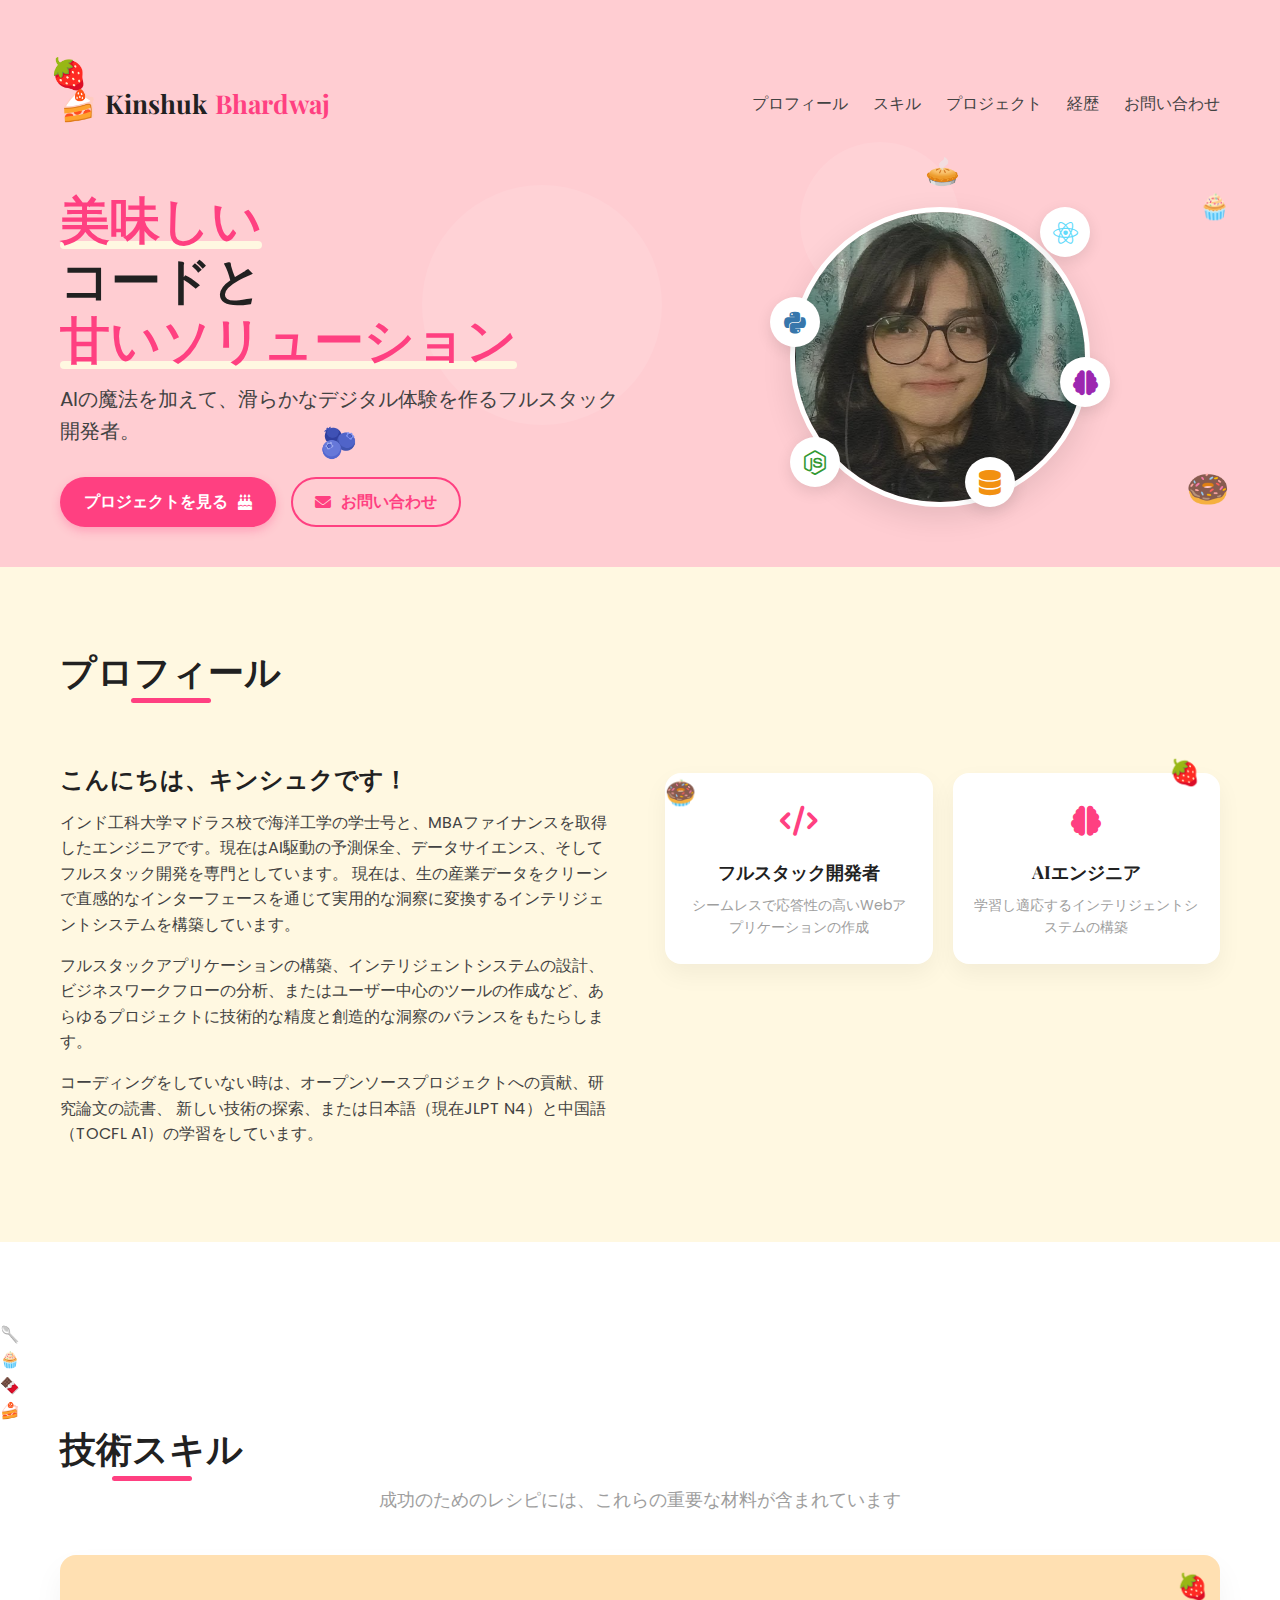
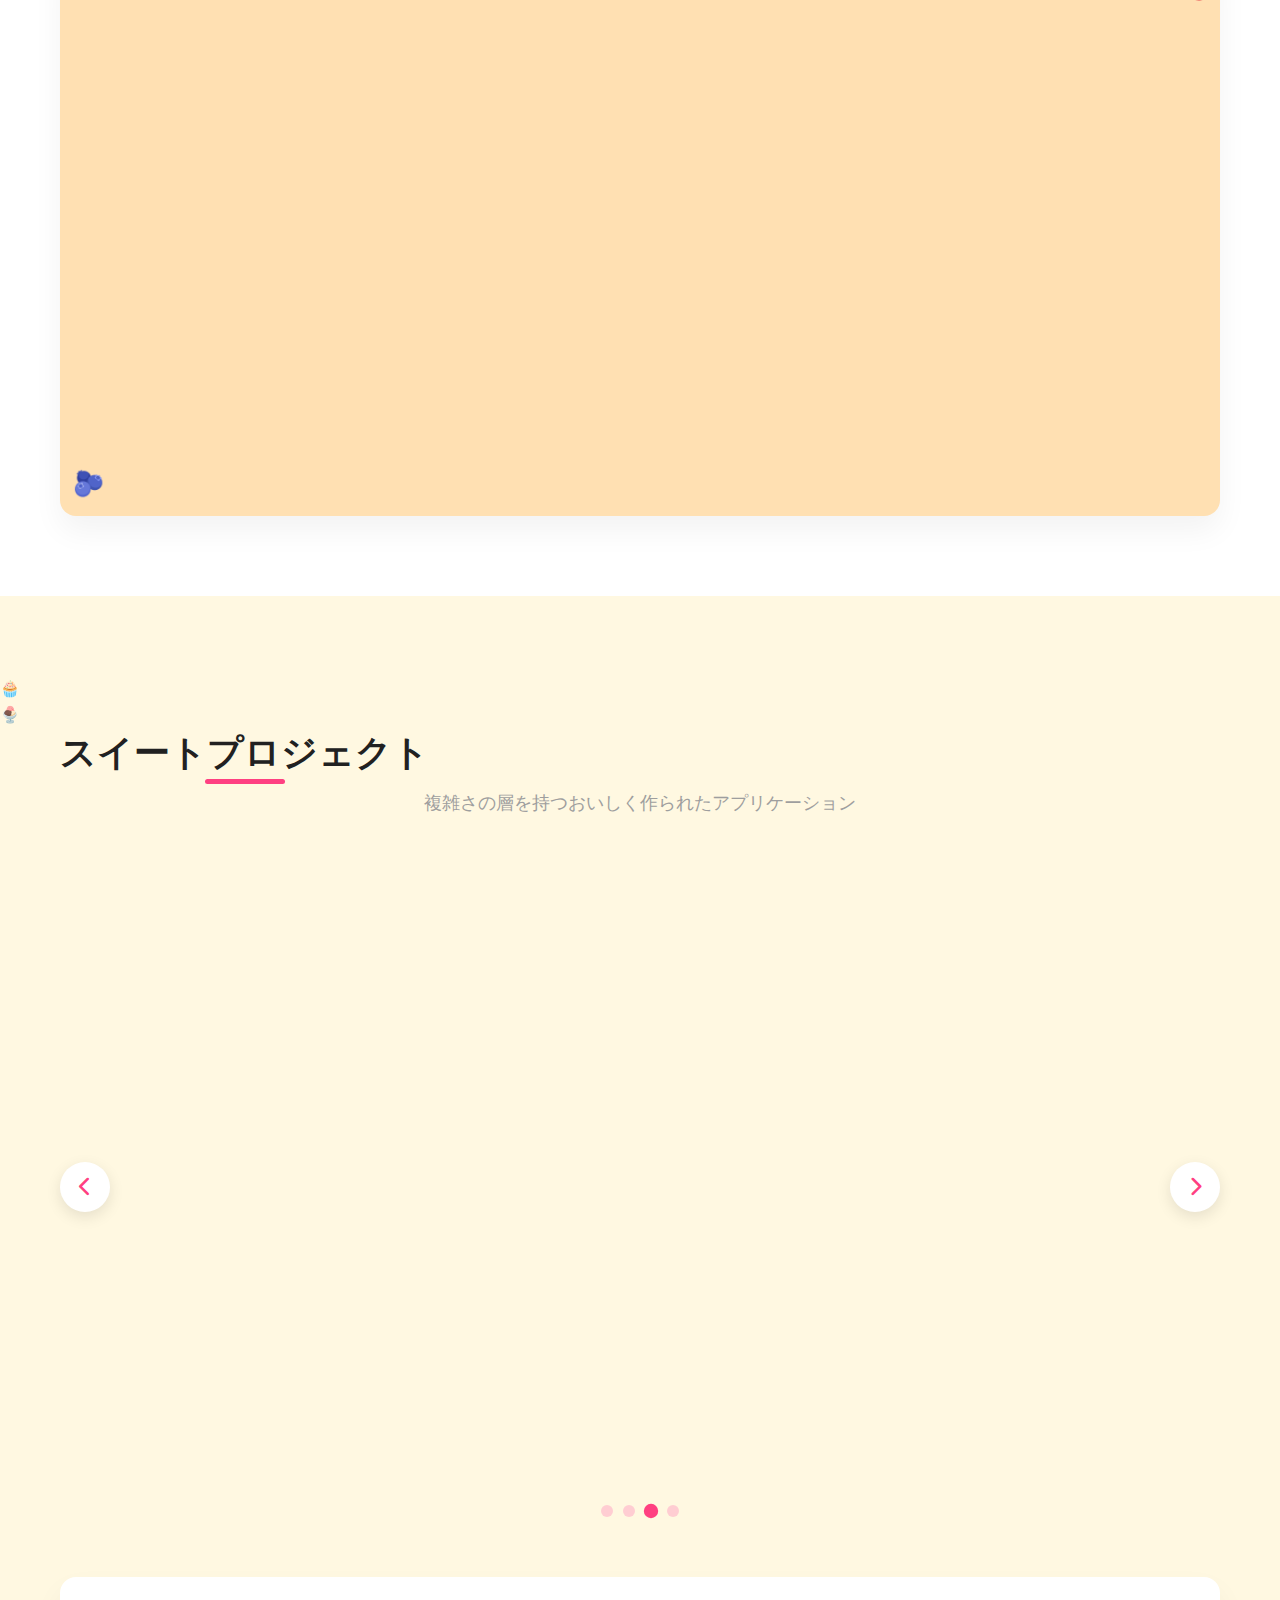
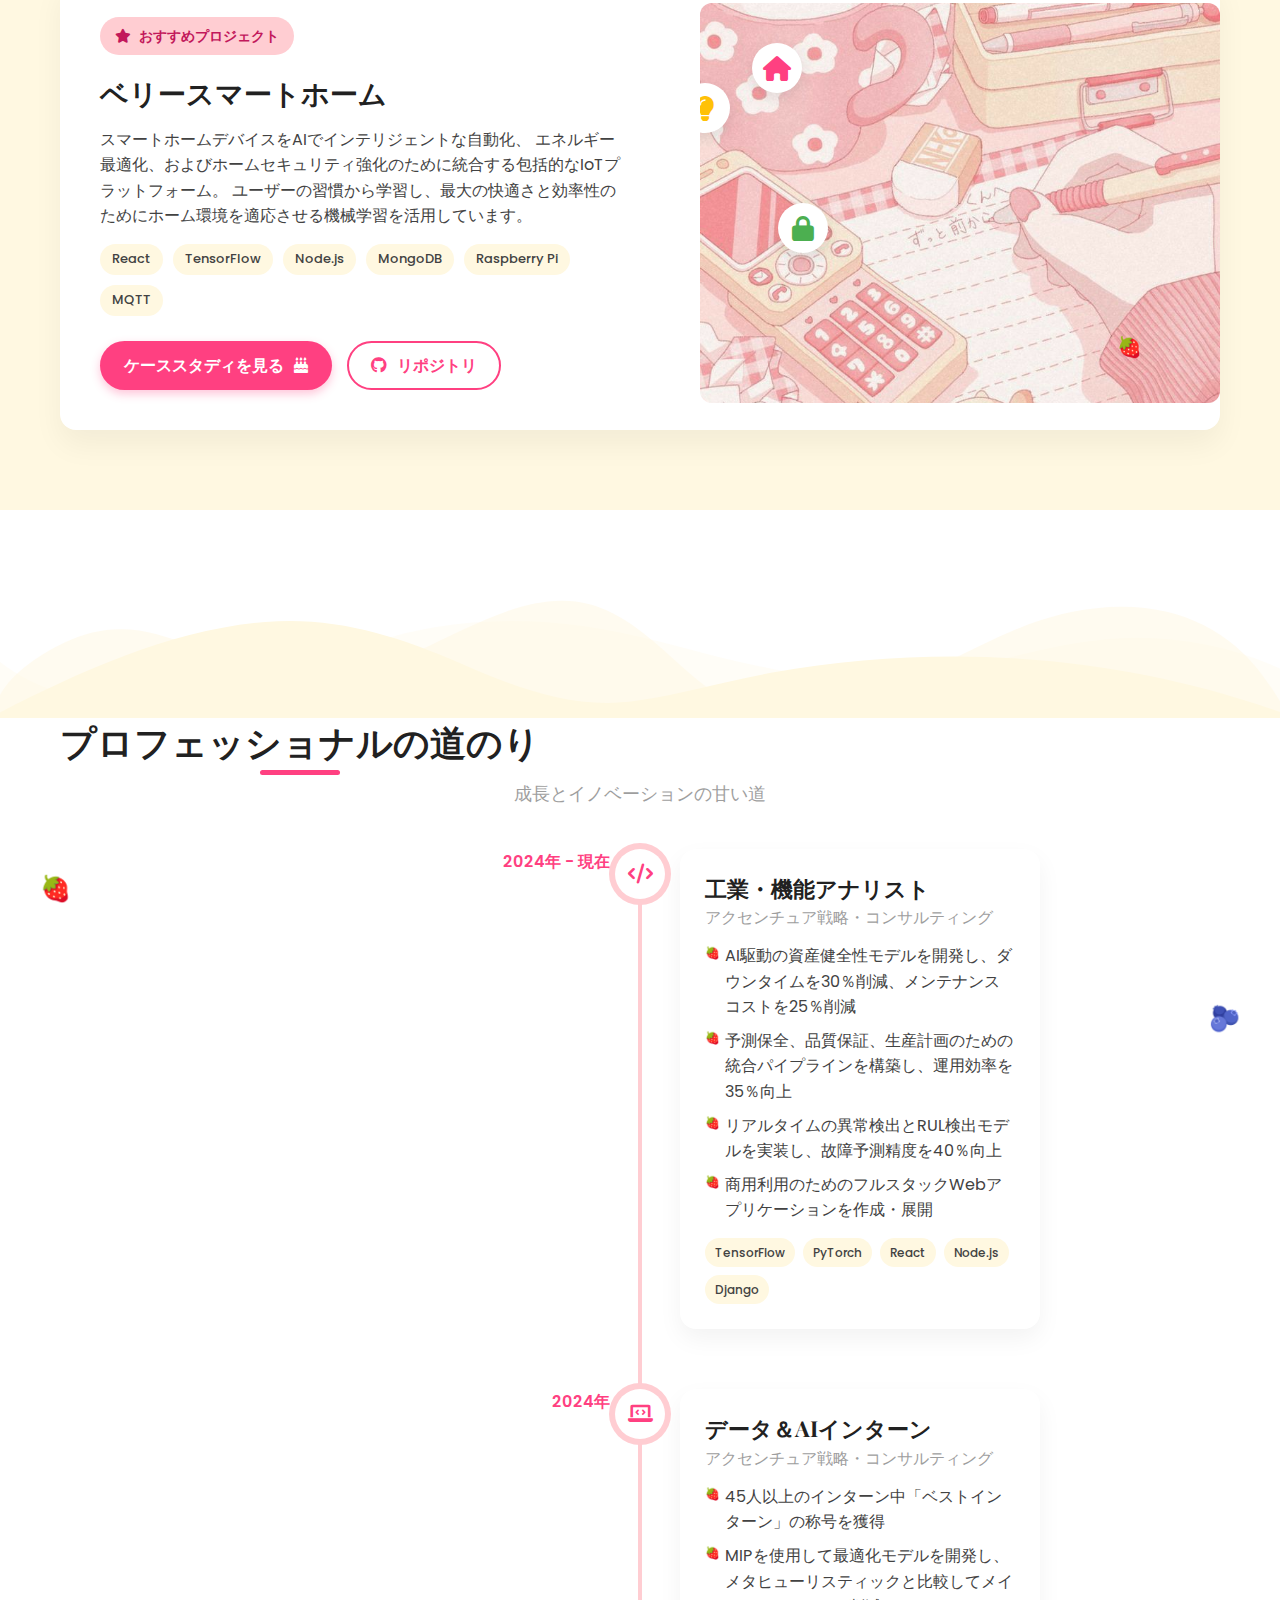
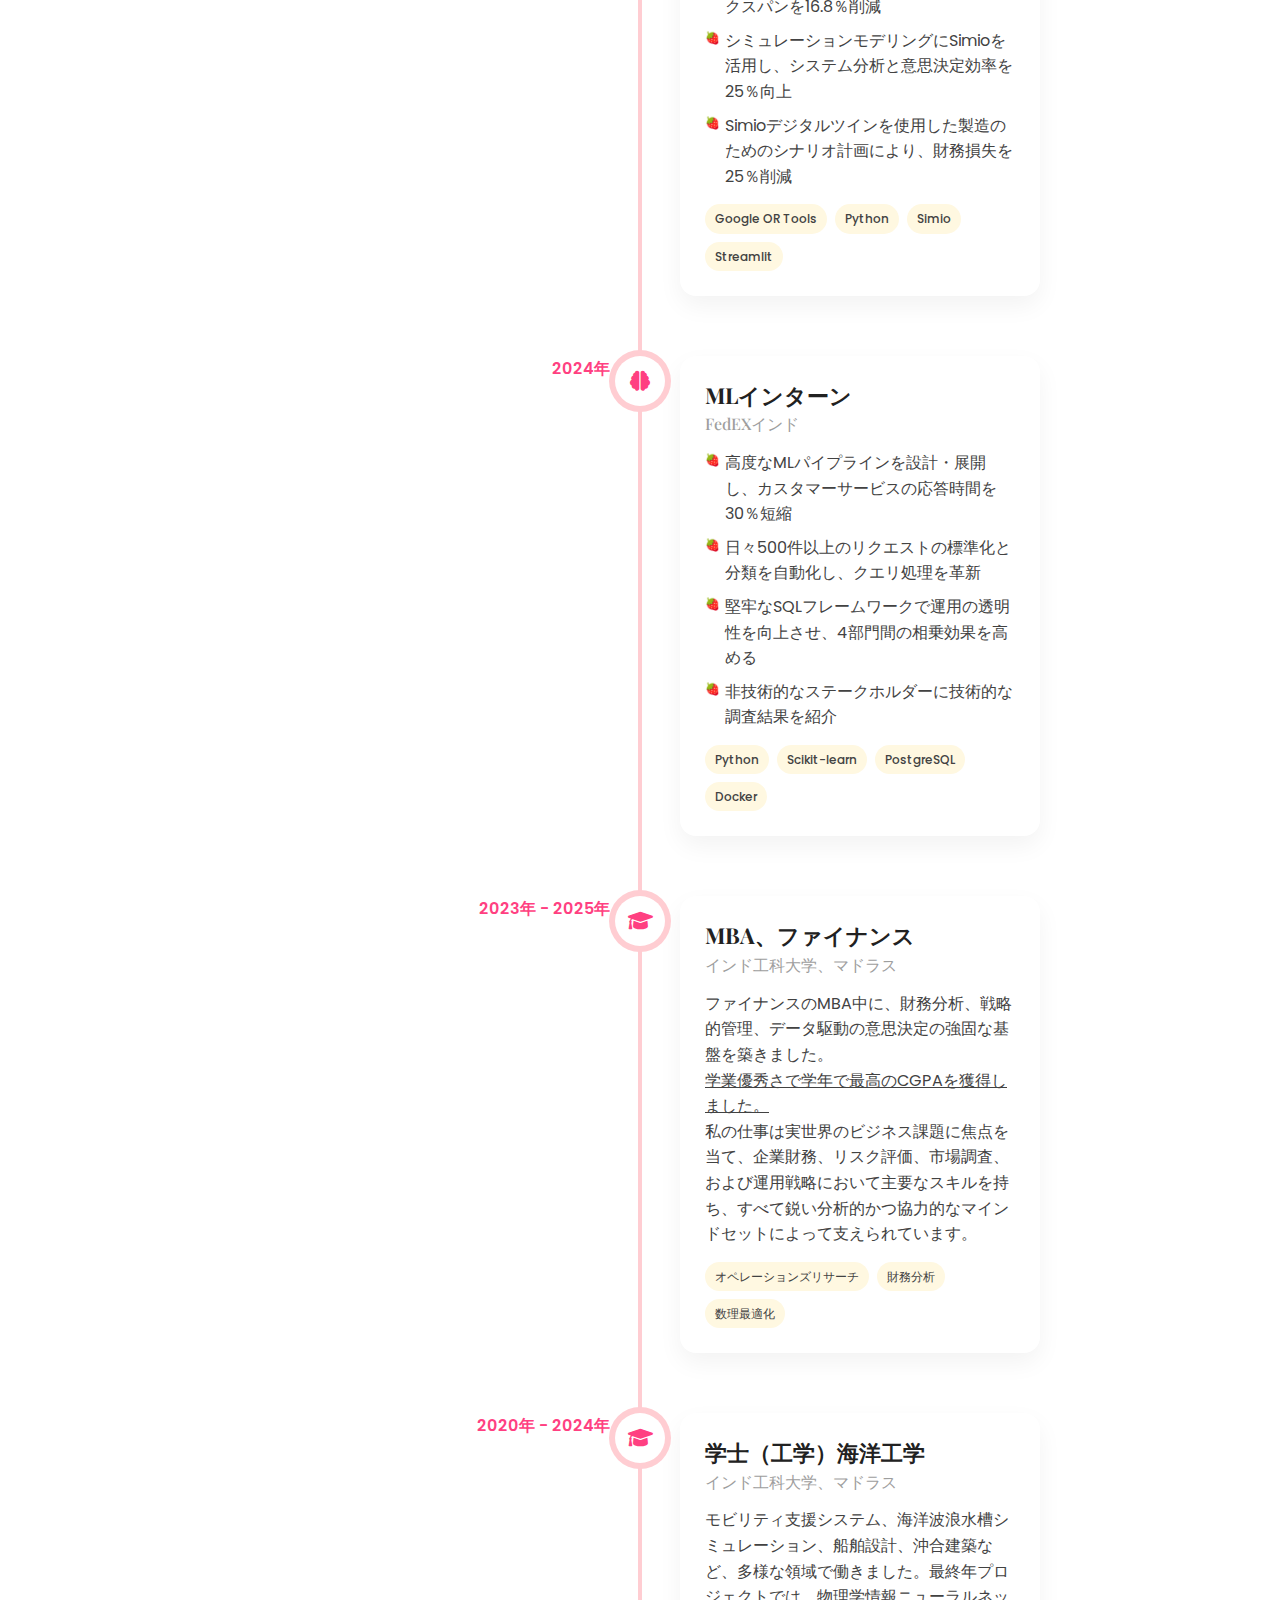
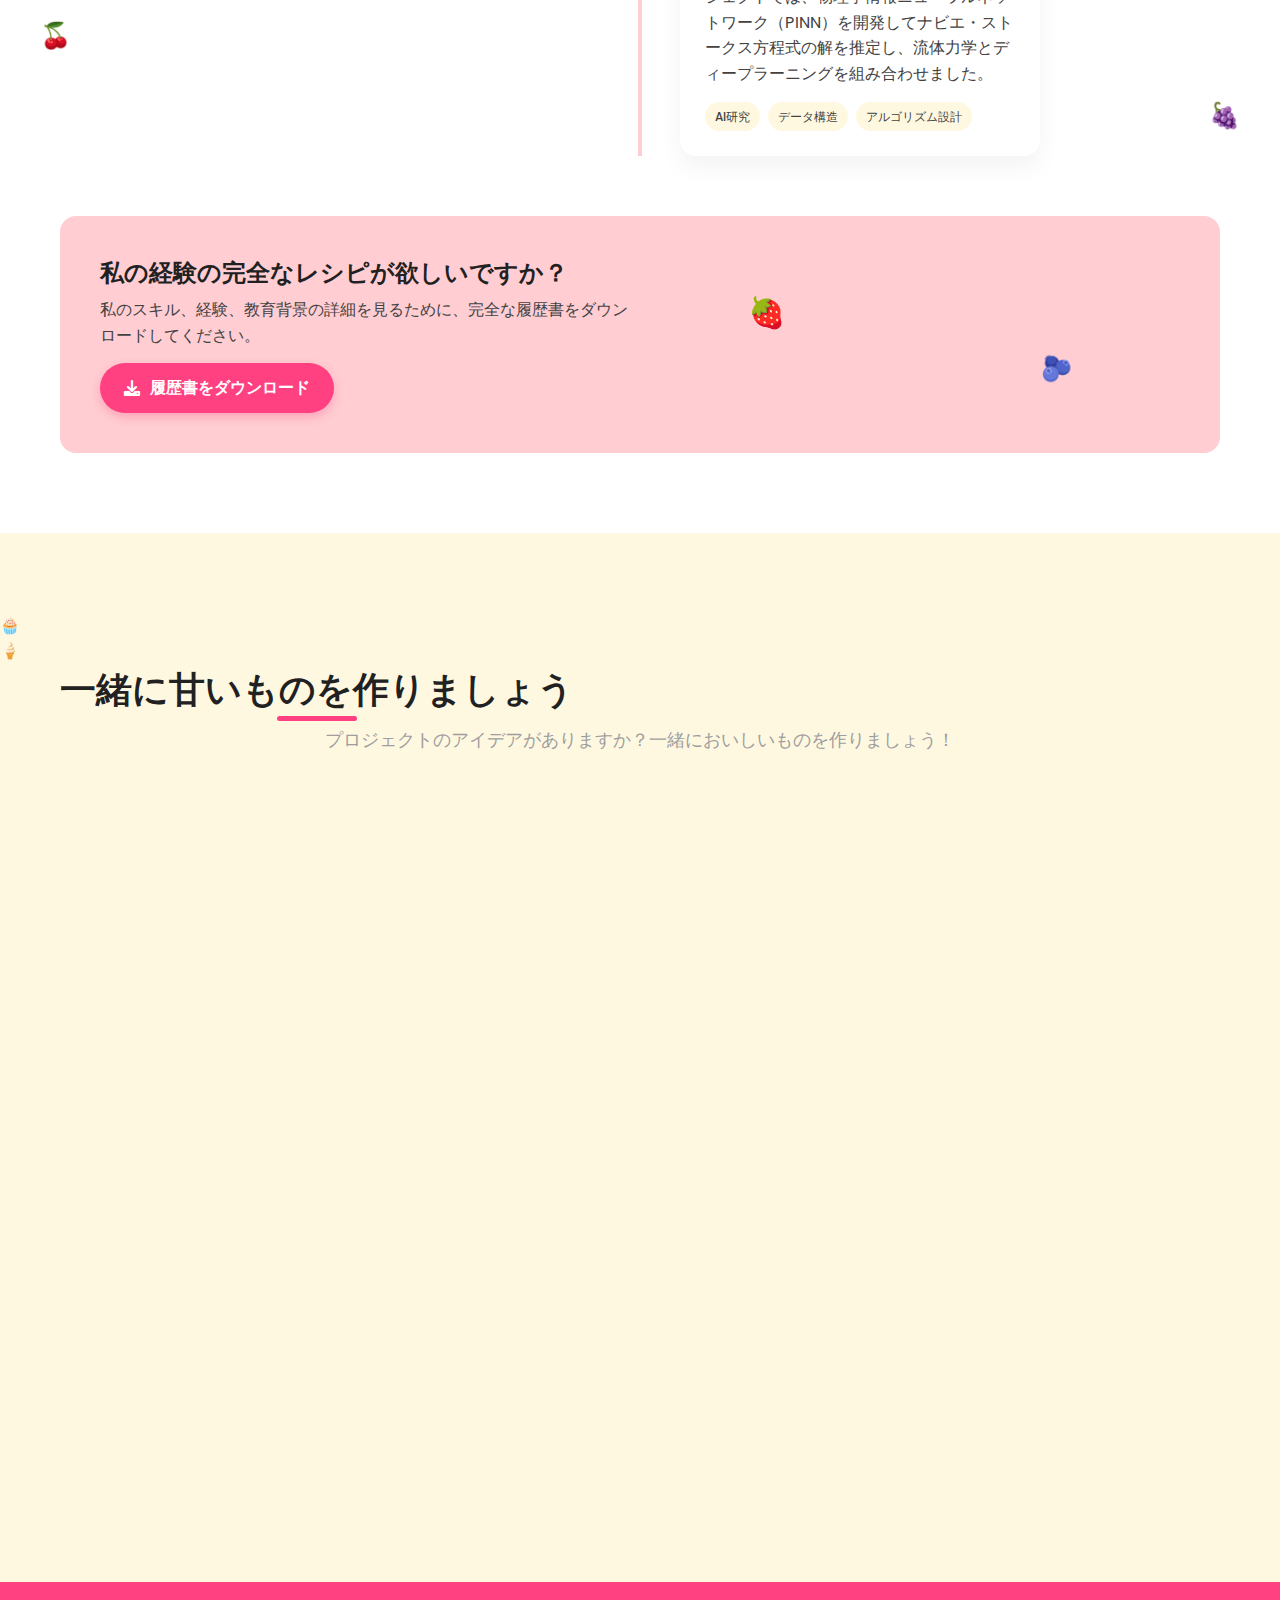
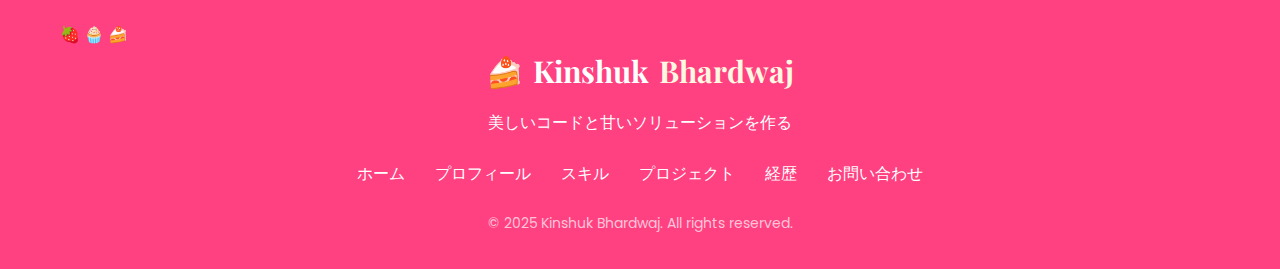
<file: index.html>
<!DOCTYPE html>
<html lang="ja">
<head>
  <meta charset="UTF-8">
  <meta name="viewport" content="width=device-width, initial-scale=1.0">
  <title>Berry Dev ポートフォリオ</title>
  <!-- Font Awesome for icons -->
  <link href="https://cdnjs.cloudflare.com/ajax/libs/font-awesome/6.0.0-beta3/css/all.min.css" rel="stylesheet">
  <!-- Google Fonts -->
  <link href="https://fonts.googleapis.com/css2?family=Poppins:wght@300;400;500;600;700&family=Playfair+Display:wght@400;700&family=Cookie&display=swap" rel="stylesheet">
  <!-- Custom CSS -->
  <link rel="stylesheet" href="styles.css">
</head>
<body>
  <!-- Berry Sprinkles Container -->
  <div id="berries-container"></div>
  
  <!-- Header/Hero Section -->
  <header class="hero" id="home">
    <div class="frosting-drip"></div>
    <div class="pulse-circle" style="width: 16rem; height: 16rem; top: 25%; right: 25%;"></div>
    <div class="pulse-circle" style="width: 24rem; height: 24rem; bottom: 25%; left: 33%; animation-delay: 1s;"></div>
    
    <div class="container">
      <nav>
        <div class="logo">
          <span class="logo-icon">🍰</span>
          Kinshuk<span>Bhardwaj</span>
        </div>
        <div class="nav-links">
          <a href="#about">プロフィール</a>
          <a href="#skills">スキル</a>
          <a href="#projects">プロジェクト</a>
          <a href="#journey">経歴</a>
          <a href="#contact">お問い合わせ</a>
        </div>
        <button class="mobile-menu-btn" id="mobile-menu-open">
          <i class="fas fa-bars"></i>
        </button>
      </nav>
      
      <!-- Mobile Menu -->
      <div class="mobile-menu" id="mobile-menu">
        <button class="mobile-menu-close" id="mobile-menu-close">
          <i class="fas fa-times"></i>
        </button>
        <a href="#about">プロフィール</a>
        <a href="#skills">スキル</a>
        <a href="#projects">プロジェクト</a>
        <a href="#journey">経歴</a>
        <a href="#contact">お問い合わせ</a>
      </div>
      
      <div class="hero-content">
        <div class="hero-text">
          <h1>
            <span class="text-highlight">美味しい</span><br/>
            コードと<br/>
            <span class="text-highlight">甘いソリューション</span>
          </h1>
          <p class="text-xl">
            AIの魔法を加えて、滑らかなデジタル体験を作るフルスタック開発者。
          </p>
          <div class="button-group">
            <a href="#projects" class="cake-button">
              <span>プロジェクトを見る</span>
              <i class="fas fa-birthday-cake"></i>
            </a>
            <a href="#contact" class="outline-button">
              <i class="fas fa-envelope"></i>
              お問い合わせ
            </a>
          </div>
        </div>
        <div class="hero-image">
          <div class="profile-container">
            <img src="./assets/profile.png" alt="プロフィール" class="profile-pic" />
            
            <!-- Floating tech icons with pastry theme -->
            <div class="tech-icon floating" style="animation-delay: 0s;">
              <i class="fab fa-react" style="color: #61DAFB;"></i>
            </div>
            <div class="tech-icon floating" style="animation-delay: 0.5s;">
              <i class="fab fa-python" style="color: #3776AB;"></i>
            </div>
            <div class="tech-icon floating" style="animation-delay: 1s;">
              <i class="fas fa-brain" style="color: #9C27B0;"></i>
            </div>
            <div class="tech-icon floating" style="animation-delay: 1.5s;">
              <i class="fab fa-node-js" style="color: #339933;"></i>
            </div>
            <div class="tech-icon floating" style="animation-delay: 2s;">
              <i class="fas fa-database" style="color: #F29111;"></i>
            </div>
          </div>
        </div>
      </div>
    </div>
    
    <!-- Floating berry and pastry icons -->
    <div class="berry-icon floating" style="position: absolute; top: 5rem; left: 5rem; font-size: 3rem; animation-delay: 0.2s;">🍓</div>
    <div class="berry-icon floating" style="position: absolute; top: 33%; right: 5rem; font-size: 2.5rem; animation-delay: 1.2s;">🧁</div>
    <div class="berry-icon floating" style="position: absolute; bottom: 10rem; left: 25%; font-size: 3rem; animation-delay: 0.7s;">🫐</div>
    <div class="berry-icon floating" style="position: absolute; bottom: 5rem; right: 5rem; font-size: 3.5rem; animation-delay: 1.7s;">🍩</div>
    <div class="berry-icon floating" style="position: absolute; top: 15rem; right: 25%; font-size: 2.8rem; animation-delay: 1.5s;">🥧</div>
    
    <!-- Cream drip divider -->
    <div class="cream-drip-container">
      <div class="cream-drip"></div>
      <div class="cream-drip"></div>
      <div class="cream-drip"></div>
      <div class="cream-drip"></div>
      <div class="cream-drip"></div>
      <div class="cream-drip"></div>
      <div class="cream-drip"></div>
      <div class="cream-drip"></div>
    </div>
  </header>

  <!-- About Section - Preserved from original with enhanced animations -->
  <section id="about" class="about">
    <div class="about-sprinkles">
      <span class="sprinkle" style="top: 10%; left: 5%; animation-delay: 0.2s;"></span>
      <span class="sprinkle" style="top: 15%; right: 10%; animation-delay: 0.5s;"></span>
      <span class="sprinkle" style="top: 40%; left: 8%; animation-delay: 0.7s;"></span>
      <span class="sprinkle" style="bottom: 20%; right: 5%; animation-delay: 1s;"></span>
      <span class="sprinkle" style="bottom: 30%; left: 15%; animation-delay: 1.3s;"></span>
    </div>
    
    <div class="container">
      <h2>プロフィール</h2>
      <div class="about-container">
        <div class="about-text">
          <h3>こんにちは、キンシュクです！</h3>
          <p>
            インド工科大学マドラス校で海洋工学の学士号と、MBAファイナンスを取得したエンジニアです。現在はAI駆動の予測保全、データサイエンス、そしてフルスタック開発を専門としています。
            現在は、生の産業データをクリーンで直感的なインターフェースを通じて実用的な洞察に変換するインテリジェントシステムを構築しています。
          </p>
          <p>
            フルスタックアプリケーションの構築、インテリジェントシステムの設計、ビジネスワークフローの分析、またはユーザー中心のツールの作成など、あらゆるプロジェクトに技術的な精度と創造的な洞察のバランスをもたらします。
          </p>
          <p>
            コーディングをしていない時は、オープンソースプロジェクトへの貢献、研究論文の読書、
            新しい技術の探索、または日本語（現在JLPT N4）と中国語（TOCFL A1）の学習をしています。
          </p>
        </div>
        <div class="about-cards">
          <div class="role-card-container">
            <!-- Small decorative berries -->
            <span class="berry-decoration">🍓</span>
            <span class="berry-decoration">🧁</span>
            <span class="berry-decoration">🍩</span>
            
            <div class="role-cards">
              <div class="role-card card-hover">
                <div class="role-icon">
                  <i class="fas fa-code"></i>
                </div>
                <h4 class="role-title">フルスタック開発者</h4>
                <p class="role-description">シームレスで応答性の高いWebアプリケーションの作成</p>
              </div>
              <div class="role-card card-hover">
                <div class="role-icon">
                  <i class="fas fa-brain"></i>
                </div>
                <h4 class="role-title">AIエンジニア</h4>
                <p class="role-description">学習し適応するインテリジェントシステムの構築</p>
              </div>
              <div class="role-card card-hover">
                <div class="role-icon">
                  <i class="fas fa-chart-line"></i>
                </div>
                <h4 class="role-title">データサイエンティスト</h4>
                <p class="role-description">複雑なデータセットから洞察を抽出</p>
              </div>
              <div class="role-card card-hover">
                <div class="role-icon">
                  <i class="fas fa-rocket"></i>
                </div>
                <h4 class="role-title">イノベーション重視</h4>
                <p class="role-description">可能性の境界を押し広げる</p>
              </div>
            </div>
          </div>
        </div>
      </div>
    </div>
    
    <!-- Chocolate drip divider -->
    <div class="chocolate-drip-container">
      <div class="chocolate-drip"></div>
      <div class="chocolate-drip"></div>
      <div class="chocolate-drip"></div>
      <div class="chocolate-drip"></div>
      <div class="chocolate-drip"></div>
      <div class="chocolate-drip"></div>
      <div class="chocolate-drip"></div>
      <div class="chocolate-drip"></div>
    </div>
  </section>

  <!-- Skills Section with bakery theme -->
  <section id="skills" class="skills">
    <div class="skills-decoration">
      <div class="floating-icon" style="top: 15%; left: 5%; animation-delay: 0.2s;">🥄</div>
      <div class="floating-icon" style="top: 20%; right: 5%; animation-delay: 0.7s;">🧁</div>
      <div class="floating-icon" style="bottom: 15%; left: 8%; animation-delay: 1.2s;">🍫</div>
      <div class="floating-icon" style="bottom: 25%; right: 10%; animation-delay: 1.5s;">🍰</div>
    </div>
    
    <div class="container">
      <h2>技術スキル</h2>
      <p class="section-subtitle">成功のためのレシピには、これらの重要な材料が含まれています</p>
      
      <div class="skills-container">
        <!-- Decorative elements -->
        <span class="berry-icon floating" style="position: absolute; top: 1.25rem; right: 1.25rem; font-size: 2.5rem; animation-delay: 0.3s;">🍓</span>
        <span class="berry-icon floating" style="position: absolute; bottom: 1.25rem; left: 1.25rem; font-size: 2.5rem; animation-delay: 1.5s;">🫐</span>
        
        <div class="skills-grid">
          <!-- Frontend Skills -->
          <div class="skill-category">
            <div class="category-icon">
              <i class="fas fa-laptop-code"></i>
            </div>
            <h3 class="category-title">フロントエンド</h3>
            <div class="tech-logo-grid">
              <div class="tech-logo-item" data-delay="0">
                <div class="tech-logo">
                  <i class="fab fa-react" style="color: #61DAFB;"></i>
                </div>
                <div class="tech-name">React/Next.js</div>
              </div>
              <div class="tech-logo-item" data-delay="0.1">
                <div class="tech-logo">
                  <i class="fab fa-js" style="color: #F7DF1E;"></i>
                </div>
                <div class="tech-name">JavaScript</div>
              </div>
              <div class="tech-logo-item" data-delay="0.2">
                <div class="tech-logo">
                  <i class="fab fa-html5" style="color: #E34F26;"></i>
                </div>
                <div class="tech-name">HTML5</div>
              </div>
              <div class="tech-logo-item" data-delay="0.3">
                <div class="tech-logo">
                  <i class="fab fa-css3-alt" style="color: #1572B6;"></i>
                </div>
                <div class="tech-name">CSS3</div>
              </div>
              <div class="tech-logo-item" data-delay="0.4">
                <div class="tech-logo">
                  <i class="fab fa-sass" style="color: #CC6699;"></i>
                </div>
                <div class="tech-name">Sass</div>
              </div>
              <div class="tech-logo-item" data-delay="0.5">
                <div class="tech-logo">
                  <i class="fab fa-figma" style="color: #F24E1E;"></i>
                </div>
                <div class="tech-name">Figma</div>
              </div>
            </div>
          </div>
          
          <!-- Backend Skills -->
          <div class="skill-category">
            <div class="category-icon">
              <i class="fas fa-server"></i>
            </div>
            <h3 class="category-title">バックエンド</h3>
            <div class="tech-logo-grid">
              <div class="tech-logo-item" data-delay="0.1">
                <div class="tech-logo">
                  <i class="fab fa-python" style="color: #3776AB;"></i>
                </div>
                <div class="tech-name">Python</div>
              </div>
              <div class="tech-logo-item" data-delay="0.2">
                <div class="tech-logo">
                  <i class="fab fa-node-js" style="color: #339933;"></i>
                </div>
                <div class="tech-name">Node.js</div>
              </div>
              <div class="tech-logo-item" data-delay="0.3">
                <div class="tech-logo">
                  <i class="fas fa-database" style="color: #F29111;"></i>
                </div>
                <div class="tech-name">SQL/NoSQL</div>
              </div>
              <div class="tech-logo-item" data-delay="0.4">
                <div class="tech-logo">
                  <i class="fas fa-server" style="color: #FF4081;"></i>
                </div>
                <div class="tech-name">Express</div>
              </div>
              <div class="tech-logo-item" data-delay="0.5">
                <div class="tech-logo">
                  <i class="fas fa-code-branch" style="color: #E535AB;"></i>
                </div>
                <div class="tech-name">GraphQL</div>
              </div>
              <div class="tech-logo-item" data-delay="0.6">
                <div class="tech-logo">
                  <i class="fab fa-aws" style="color: #FF9900;"></i>
                </div>
                <div class="tech-name">AWS</div>
              </div>
            </div>
          </div>
          
          <!-- AI/ML Skills -->
          <div class="skill-category">
            <div class="category-icon">
              <i class="fas fa-brain"></i>
            </div>
            <h3 class="category-title">AI & ML</h3>
            <div class="tech-logo-grid">
              <div class="tech-logo-item" data-delay="0.2">
                <div class="tech-logo">
                  <i class="fab fa-python" style="color: #FF6F00;"></i>
                </div>
                <div class="tech-name">TensorFlow</div>
              </div>
              <div class="tech-logo-item" data-delay="0.3">
                <div class="tech-logo">
                  <i class="fas fa-fire" style="color: #EE4C2C;"></i>
                </div>
                <div class="tech-name">PyTorch</div>
              </div>
              <div class="tech-logo-item" data-delay="0.4">
                <div class="tech-logo">
                  <i class="fas fa-comment-alt" style="color: #9C27B0;"></i>
                </div>
                <div class="tech-name">NLP</div>
              </div>
              <div class="tech-logo-item" data-delay="0.5">
                <div class="tech-logo">
                  <i class="fas fa-eye" style="color: #00ACC1;"></i>
                </div>
                <div class="tech-name">コンピュータビジョン</div>
              </div>
              <div class="tech-logo-item" data-delay="0.6">
                <div class="tech-logo">
                  <i class="fas fa-chart-bar" style="color: #4CAF50;"></i>
                </div>
                <div class="tech-name">データサイエンス</div>
              </div>
              <div class="tech-logo-item" data-delay="0.7">
                <div class="tech-logo">
                  <i class="fas fa-brain" style="color: #FF4081;"></i>
                </div>
                <div class="tech-name">LLMファインチューニング</div>
              </div>
            </div>
          </div>
        </div>
      </div>
    </div>
    
    <!-- Strawberry cream divider -->
    <div class="strawberry-cream-container">
      <div class="strawberry-cream-drip"></div>
      <div class="strawberry-cream-drip"></div>
      <div class="strawberry-cream-drip"></div>
      <div class="strawberry-cream-drip"></div>
      <div class="strawberry-cream-drip"></div>
      <div class="strawberry-cream-drip"></div>
      <div class="strawberry-cream-drip"></div>
      <div class="strawberry-cream-drip"></div>
    </div>
  </section>

  <!-- Projects Section with Recipe Cards -->
  <section id="projects" class="projects">
    <div class="projects-decoration">
      <div class="floating-icon" style="top: 10%; right: 8%; animation-delay: 0.3s;">🧁</div>
      <div class="floating-icon" style="bottom: 20%; left: 5%; animation-delay: 0.8s;">🍨</div>
    </div>
    
    <div class="container">
      <h2>スイートプロジェクト</h2>
      <p class="section-subtitle">複雑さの層を持つおいしく作られたアプリケーション</p>
      
      <!-- Project Carousel -->
      <div class="project-carousel-container">
        <div class="carousel-nav">
          <button id="prevProject" class="carousel-button">
            <i class="fas fa-chevron-left"></i>
          </button>
          
          <button id="nextProject" class="carousel-button">
            <i class="fas fa-chevron-right"></i>
          </button>
        </div>
      
        <div class="project-carousel" id="project-carousel">
          <!-- Project Recipe Cards -->
          <div class="project-card recipe-card card-hover">
            <div class="recipe-card-top">
              <div class="recipe-serving">フルスタック</div>
              <div class="recipe-time"><i class="fas fa-clock"></i> 3ヶ月</div>
            </div>
            <div class="project-image">
              <img src="./assets/recipie.png" alt="AIチャットボット" />
              <div class="project-berry">🍓</div>
            </div>
            <div class="recipe-content">
              <h3 class="project-title">ベリーインテリジェントチャットボット</h3>
              <div class="recipe-ingredients">
                <span class="ingredient-tag">React</span>
                <span class="ingredient-tag">Python</span>
                <span class="ingredient-tag">GPT-4</span>
                <span class="ingredient-tag">Flask</span>
              </div>
              <p class="project-description">
                自然言語処理でユーザーがレシピと料理のインスピレーションを見つけるのを支援するコンテキスト対応型AIアシスタント。
              </p>
              <div class="recipe-actions">
                <a href="https://github.com/Kinshukbhardwaj11/Recipe-app" class="view-recipe">プロジェクトを見る <i class="fas fa-arrow-right"></i></a>
                <a href="https://github.com/Kinshukbhardwaj11/Recipe-app" class="github-link"><i class="fab fa-github"></i></a>
              </div>
            </div>
          </div>
          
          <div class="project-card recipe-card card-hover">
            <div class="recipe-card-top">
              <div class="recipe-serving">Eコマース</div>
              <div class="recipe-time"><i class="fas fa-clock"></i> 6ヶ月</div>
            </div>
            <div class="project-image">
              <img src="./assets/shop.png" alt="Eコマースプラットフォーム" />
              <div class="project-berry">🫐</div>
            </div>
            <div class="recipe-content">
              <h3 class="project-title">ブルーベリーショップ</h3>
              <div class="recipe-ingredients">
                <span class="ingredient-tag">Next.js</span>
                <span class="ingredient-tag">Node.js</span>
                <span class="ingredient-tag">MongoDB</span>
                <span class="ingredient-tag">Stripe</span>
              </div>
              <p class="project-description">
                リアルタイム在庫管理、安全な決済、およびAI駆動の商品推奨機能を備えた完全機能のEコマースプラットフォーム。
              </p>
              <div class="recipe-actions">
                <a href="https://kinshukbhardwaj11.github.io/ecommerce-landing-page/" class="view-recipe">プロジェクトを見る <i class="fas fa-arrow-right"></i></a>
                <a href="https://github.com/Kinshukbhardwaj11/ecommerce-landing-page" class="github-link"><i class="fab fa-github"></i></a>
              </div>
            </div>
          </div>
          
          <div class="project-card recipe-card card-hover">
            <div class="recipe-card-top">
              <div class="recipe-serving">コンピュータビジョン</div>
              <div class="recipe-time"><i class="fas fa-clock"></i> 4ヶ月</div>
            </div>
            <div class="project-image">
              <img src="./assets/CV.png" alt="コンピュータビジョンアプリ" />
              <div class="project-berry">🍒</div>
            </div>
            <div class="recipe-content">
              <h3 class="project-title">チェリービジョン</h3>
              <div class="recipe-ingredients">
                <span class="ingredient-tag">PyTorch</span>
                <span class="ingredient-tag">React Native</span>
                <span class="ingredient-tag">TensorFlow</span>
                <span class="ingredient-tag">AWS</span>
              </div>
              <p class="project-description">
                コンピュータビジョンを使用して植物を識別し、お手入れ方法と成長追跡を提供するモバイルアプリ。
              </p>
              <div class="recipe-actions">
                <a href="#" class="view-recipe">プロジェクトを見る <i class="fas fa-arrow-right"></i></a>
                <a href="#" class="github-link"><i class="fab fa-github"></i></a>
              </div>
            </div>
          </div>
          
          <div class="project-card recipe-card card-hover">
            <div class="recipe-card-top">
              <div class="recipe-serving">データ可視化</div>
              <div class="recipe-time"><i class="fas fa-clock"></i> 3ヶ月</div>
            </div>
            <div class="project-image">
              <img src="./assets/dash.png" alt="データダッシュボード" />
              <div class="project-berry">🍇</div>
            </div>
            <div class="recipe-content">
              <h3 class="project-title">グレープアナリティクス</h3>
              <div class="recipe-ingredients">
                <span class="ingredient-tag">D3.js</span>
                <span class="ingredient-tag">Vue.js</span>
                <span class="ingredient-tag">Python</span>
                <span class="ingredient-tag">FastAPI</span>
              </div>
              <p class="project-description">
                ビジネスインテリジェンスと意思決定のための予測分析を備えたインタラクティブなデータ可視化ダッシュボード。
              </p>
              <div class="recipe-actions">
                <a href="https://kinshukbhardwaj11.github.io/dashboard/" class="view-recipe">プロジェクトを見る <i class="fas fa-arrow-right"></i></a>
                <a href="https://kinshukbhardwaj11.github.io/dashboard/" class="github-link"><i class="fab fa-github"></i></a>
              </div>
            </div>
          </div>
        </div>
        
        <!-- Carousel Indicators -->
        <div id="project-indicators" class="carousel-dots">
          <span class="dot active" data-index="0"></span>
          <span class="dot" data-index="1"></span>
          <span class="dot" data-index="2"></span>
          <span class="dot" data-index="3"></span>
        </div>
      </div>
      
      <!-- Featured Project -->
      <div class="featured-project">
        <div class="featured-content">
          <div class="featured-label">
            <i class="fas fa-star"></i> おすすめプロジェクト
          </div>
          <h3>ベリースマートホーム</h3>
          <p>
            スマートホームデバイスをAIでインテリジェントな自動化、
            エネルギー最適化、およびホームセキュリティ強化のために統合する包括的なIoTプラットフォーム。
            ユーザーの習慣から学習し、最大の快適さと効率性のためにホーム環境を適応させる機械学習を活用しています。
          </p>
          <div class="tech-stack">
            <span>React</span>
            <span>TensorFlow</span>
            <span>Node.js</span>
            <span>MongoDB</span>
            <span>Raspberry Pi</span>
            <span>MQTT</span>
          </div>
          <div class="button-group">
            <a href="#" class="cake-button">
              <span>ケーススタディを見る</span>
              <i class="fas fa-birthday-cake"></i>
            </a>
            <a href="#" class="outline-button">
              <i class="fab fa-github"></i> リポジトリ
            </a>
          </div>
        </div>
        <div class="featured-image">
          <img src="./assets/home.png" alt="スマートホームプロジェクト" />
          <!-- Floating icons -->
          <div class="tech-icon floating" style="top: 10%; left: 10%; animation-delay: 0.2s;">
            <i class="fas fa-home" style="color: #FF4081;"></i>
          </div>
          <div class="tech-icon floating" style="top: 20%; right: 10%; animation-delay: 0.7s;">
            <i class="fas fa-lightbulb" style="color: #FFC107;"></i>
          </div>
          <div class="tech-icon floating" style="bottom: 20%; left: 15%; animation-delay: 1.2s;">
            <i class="fas fa-lock" style="color: #4CAF50;"></i>
          </div>
          <div class="berry-icon floating" style="bottom: 10%; right: 15%; font-size: 2rem; animation-delay: 1.7s;">🍓</div>
        </div>
      </div>
    </div>
    
    <!-- Blueberry drip divider -->
    <div class="blueberry-drip-container">
      <div class="blueberry-drip"></div>
      <div class="blueberry-drip"></div>
      <div class="blueberry-drip"></div>
      <div class="blueberry-drip"></div>
      <div class="blueberry-drip"></div>
      <div class="blueberry-drip"></div>
      <div class="blueberry-drip"></div>
      <div class="blueberry-drip"></div>
    </div>
  </section>

  <!-- Journey/Resume Section -->
  <section id="journey" class="journey">
    <div class="wave-divider-top cream">
      <svg data-name="Layer 1" xmlns="http://www.w3.org/2000/svg" viewBox="0 0 1200 120" preserveAspectRatio="none">
        <path d="M0,0V46.29c47.79,22.2,103.59,32.17,158,28,70.36-5.37,136.33-33.31,206.8-37.5C438.64,32.43,512.34,53.67,583,72.05c69.27,18,138.3,24.88,209.4,13.08,36.15-6,69.85-17.84,104.45-29.34C989.49,25,1113-14.29,1200,52.47V0Z" opacity=".25" class="shape-fill"></path>
        <path d="M0,0V15.81C13,36.92,27.64,56.86,47.69,72.05,99.41,111.27,165,111,224.58,91.58c31.15-10.15,60.09-26.07,89.67-39.8,40.92-19,84.73-46,130.83-49.67,36.26-2.85,70.9,9.42,98.6,31.56,31.77,25.39,62.32,62,103.63,73,40.44,10.79,81.35-6.69,119.13-24.28s75.16-39,116.92-43.05c59.73-5.85,113.28,22.88,168.9,38.84,30.2,8.66,59,6.17,87.09-7.5,22.43-10.89,48-26.93,60.65-49.24V0Z" opacity=".5" class="shape-fill"></path>
        <path d="M0,0V5.63C149.93,59,314.09,71.32,475.83,42.57c43-7.64,84.23-20.12,127.61-26.46,59-8.63,112.48,12.24,165.56,35.4C827.93,77.22,886,95.24,951.2,90c86.53-7,172.46-45.71,248.8-84.81V0Z" class="shape-fill"></path>
      </svg>
    </div>
    
    <div class="container">
      <h2>プロフェッショナルの道のり</h2>
      <p class="section-subtitle">成長とイノベーションの甘い道</p>
      
      <!-- Timeline -->
      <div class="timeline-container">
        <div class="timeline-berry" style="left: -2rem; top: 2rem;">🍓</div>
        <div class="timeline-berry" style="right: -2rem; top: 15rem;">🫐</div>
        <div class="timeline-berry" style="left: -2rem; bottom: 10rem;">🍒</div>
        <div class="timeline-berry" style="right: -2rem; bottom: 2rem;">🍇</div>
        
        <div class="timeline">
          <!-- Experience 1 -->
          <div class="timeline-item">
            <div class="timeline-dot">
              <i class="fas fa-code"></i>
            </div>
            <div class="timeline-date">2024年 - 現在</div>
            <div class="timeline-content card-hover">
              <h3>工業・機能アナリスト</h3>
              <h4>アクセンチュア戦略・コンサルティング</h4>
              <ul>
                <li>AI駆動の資産健全性モデルを開発し、ダウンタイムを30％削減、メンテナンスコストを25％削減</li>
                <li>予測保全、品質保証、生産計画のための統合パイプラインを構築し、運用効率を35％向上</li>
                <li>リアルタイムの異常検出とRUL検出モデルを実装し、故障予測精度を40％向上</li>
                <li>商用利用のためのフルスタックWebアプリケーションを作成・展開</li>
              </ul>
              <div class="timeline-tech">
                <span>TensorFlow</span>
                <span>PyTorch</span>
                <span>React</span>
                <span>Node.js</span>
                <span>Django</span>
              </div>
            </div>
          </div>
          
          <!-- Experience 2 -->
          <div class="timeline-item">
            <div class="timeline-dot">
              <i class="fas fa-laptop-code"></i>
            </div>
            <div class="timeline-date">2024年</div>
            <div class="timeline-content card-hover">
              <h3>データ＆AIインターン</h3>
              <h4>アクセンチュア戦略・コンサルティング</h4>
              <ul>
                <li>45人以上のインターン中「ベストインターン」の称号を獲得</li>
                <li>MIPを使用して最適化モデルを開発し、メタヒューリスティックと比較してメイクスパンを16.8％削減</li>
                <li>シミュレーションモデリングにSimioを活用し、システム分析と意思決定効率を25％向上</li>
                <li>Simioデジタルツインを使用した製造のためのシナリオ計画により、財務損失を25％削減</li>
              </ul>
              <div class="timeline-tech">
                <span>Google OR Tools</span>
                <span>Python</span>
                <span>Simio</span>
                <span>Streamlit</span>
              </div>
            </div>
          </div>
          
          <!-- Experience 3 -->
          <div class="timeline-item">
            <div class="timeline-dot">
              <i class="fas fa-brain"></i>
            </div>
            <div class="timeline-date">2024年</div>
            <div class="timeline-content card-hover">
              <h3>MLインターン</h3>
              <h4>FedEXインド</h4>
              <ul>
                <li>高度なMLパイプラインを設計・展開し、カスタマーサービスの応答時間を30％短縮</li>
                <li>日々500件以上のリクエストの標準化と分類を自動化し、クエリ処理を革新</li>
                <li>堅牢なSQLフレームワークで運用の透明性を向上させ、4部門間の相乗効果を高める</li>
                <li>非技術的なステークホルダーに技術的な調査結果を紹介</li>
              </ul>
              <div class="timeline-tech">
                <span>Python</span>
                <span>Scikit-learn</span>
                <span>PostgreSQL</span>
                <span>Docker</span>
              </div>
            </div>
          </div>
           <!-- Education pt2 -->
          <div class="timeline-item">
            <div class="timeline-dot">
              <i class="fas fa-graduation-cap"></i>
            </div>
            <div class="timeline-date">2023年 - 2025年</div>
            <div class="timeline-content card-hover">
              <h3>MBA、ファイナンス</h3>
              <h4>インド工科大学、マドラス</h4>
              <p>ファイナンスのMBA中に、財務分析、戦略的管理、データ駆動の意思決定の強固な基盤を築きました。<br> 
                <u>学業優秀さで学年で最高のCGPAを獲得しました。</u> 
                <br>私の仕事は実世界のビジネス課題に焦点を当て、企業財務、リスク評価、市場調査、および運用戦略において主要なスキルを持ち、すべて鋭い分析的かつ協力的なマインドセットによって支えられています。</p>
              <div class="timeline-tech">
                <span>オペレーションズリサーチ</span>
                <span>財務分析</span>
                <span>数理最適化</span>
              </div>
            </div>
          </div>         
          <!-- Education -->
          <div class="timeline-item">
            <div class="timeline-dot">
              <i class="fas fa-graduation-cap"></i>
            </div>
            <div class="timeline-date">2020年 - 2024年</div>
            <div class="timeline-content card-hover">
              <h3>学士（工学）海洋工学</h3>
              <h4>インド工科大学、マドラス</h4>
              <p>モビリティ支援システム、海洋波浪水槽シミュレーション、船舶設計、沖合建築など、多様な領域で働きました。最終年プロジェクトでは、物理学情報ニューラルネットワーク（PINN）を開発してナビエ・ストークス方程式の解を推定し、流体力学とディープラーニングを組み合わせました。</p>
              <div class="timeline-tech">
                <span>AI研究</span>
                <span>データ構造</span>
                <span>アルゴリズム設計</span>
              </div>
            </div>
          </div>
        </div>
      </div>
      
      <!-- Resume Download -->
      <div class="resume-download">
        <div class="resume-download-content">
          <h3>私の経験の完全なレシピが欲しいですか？</h3>
          <p>私のスキル、経験、教育背景の詳細を見るために、完全な履歴書をダウンロードしてください。</p>
          <a href="./assets/Kinshuk_Bhardwaj_Resume.pdf" target="_blank" class="cake-button">
            <i class="fas fa-download"></i>
            <span>履歴書をダウンロード</span>
          </a>
        </div>
        <div class="resume-decoration">
          <div class="berry-icon floating" style="top: 20%; left: 20%; font-size: 3rem; animation-delay: 0.3s;">🍓</div>
          <div class="berry-icon floating" style="top: 60%; right: 20%; font-size: 2.5rem; animation-delay: 1.1s;">🫐</div>
        </div>
      </div>
    </div>
    
    <!-- Vanilla cream divider -->
    <div class="vanilla-drip-container">
      <div class="vanilla-drip"></div>
      <div class="vanilla-drip"></div>
      <div class="vanilla-drip"></div>
      <div class="vanilla-drip"></div>
      <div class="vanilla-drip"></div>
      <div class="vanilla-drip"></div>
      <div class="vanilla-drip"></div>
      <div class="vanilla-drip"></div>
    </div>
  </section>

  <!-- Contact Section with bakery theme -->
  <section id="contact" class="contact">
    <div class="contact-decoration">
      <div class="floating-icon" style="top: 10%; right: 5%; animation-delay: 0.3s;">🧁</div>
      <div class="floating-icon" style="bottom: 20%; left: 8%; animation-delay: 0.9s;">🍦</div>
    </div>
    
    <div class="container">
      <h2>一緒に甘いものを作りましょう</h2>
      <p class="section-subtitle">プロジェクトのアイデアがありますか？一緒においしいものを作りましょう！</p>
      
      <div class="contact-container">
        <div class="contact-info">
          <div class="contact-berry" style="top: -2rem; right: 1rem;">🍓</div>
          <div class="contact-berry" style="bottom: 1rem; left: 2rem;">🫐</div>
          
          <h3>お問い合わせ</h3>
          <p>新しいプロジェクト、創造的なアイデア、またはあなたのビジョンの一部になる機会について、いつでも話し合いを歓迎します。</p>
          
          <div class="contact-details">
            <div class="contact-item">
              <i class="fas fa-envelope"></i>
              <span>kinshukbhardwaj11@gmail.com</span>
            </div>
            <div class="contact-item">
              <i class="fas fa-phone-alt"></i>
              <span>+91 9877952404</span>
            </div>
            <div class="contact-item">
              <i class="fas fa-map-marker-alt"></i>
              <span>ベンガルール、インド</span>
            </div>
          </div>
          
          <div class="social-links">
            <a href="#" class="social-link" aria-label="LinkedIn">
              <i class="fab fa-linkedin-in"></i>
            </a>
            <a href="#" class="social-link" aria-label="GitHub">
              <i class="fab fa-github"></i>
            </a>
            <a href="#" class="social-link" aria-label="Twitter">
              <i class="fab fa-twitter"></i>
            </a>
            <a href="#" class="social-link" aria-label="Medium">
              <i class="fab fa-medium-m"></i>
            </a>
          </div>
        </div>
        
        <div class="contact-form card-hover">
          <div class="form-berry" style="top: -1.5rem; right: -1.5rem;">🍒</div>
          <div class="form-berry" style="bottom: -1.5rem; left: -1.5rem;">🧁</div>
          
          <h3>メッセージを送る</h3>
          <form id="contactForm">
            <div class="form-group">
              <label for="name">お名前</label>
              <input type="text" id="name" name="name" required>
            </div>
            <div class="form-group">
              <label for="email">メールアドレス</label>
              <input type="email" id="email" name="email" required>
            </div>
            <div class="form-group">
              <label for="subject">件名</label>
              <input type="text" id="subject" name="subject" required>
            </div>
            <div class="form-group">
              <label for="message">メッセージ</label>
              <textarea id="message" name="message" rows="5" required></textarea>
            </div>
            <button type="submit" class="cake-button">
              <span>メッセージを送信</span>
              <i class="fas fa-paper-plane"></i>
            </button>
          </form>
        </div>
      </div>
    </div>
    
    <!-- Footer with bakery theme -->
    <footer class="footer">
      <div class="container">
        <div class="footer-decoration">
          <span class="footer-berry">🍓</span>
          <span class="footer-berry">🧁</span>
          <span class="footer-berry">🍰</span>
        </div>
        <div class="footer-content">
          <div class="footer-logo">
            <span class="logo-icon">🍰</span>
            Kinshuk<span>Bhardwaj</span>
          </div>
          <p class="footer-tagline">美しいコードと甘いソリューションを作る</p>
          <div class="footer-nav">
            <a href="#home">ホーム</a>
            <a href="#about">プロフィール</a>
            <a href="#skills">スキル</a>
            <a href="#projects">プロジェクト</a>
            <a href="#journey">経歴</a>
            <a href="#contact">お問い合わせ</a>
          </div>
          <p class="copyright">© 2025 Kinshuk Bhardwaj. All rights reserved.</p>
        </div>
      </div>
    </footer>
  </section>

  <!-- Back to Top Button with cupcake icon -->
  <button id="backToTop" class="back-to-top">
    <i class="fas fa-birthday-cake"></i>
  </button>

  <!-- Sprinkles Overlay -->
  <div class="sprinkles-overlay"></div>

  <!-- JS -->
  <script src="scripts.js"></script>
</body>
</html>
</file>
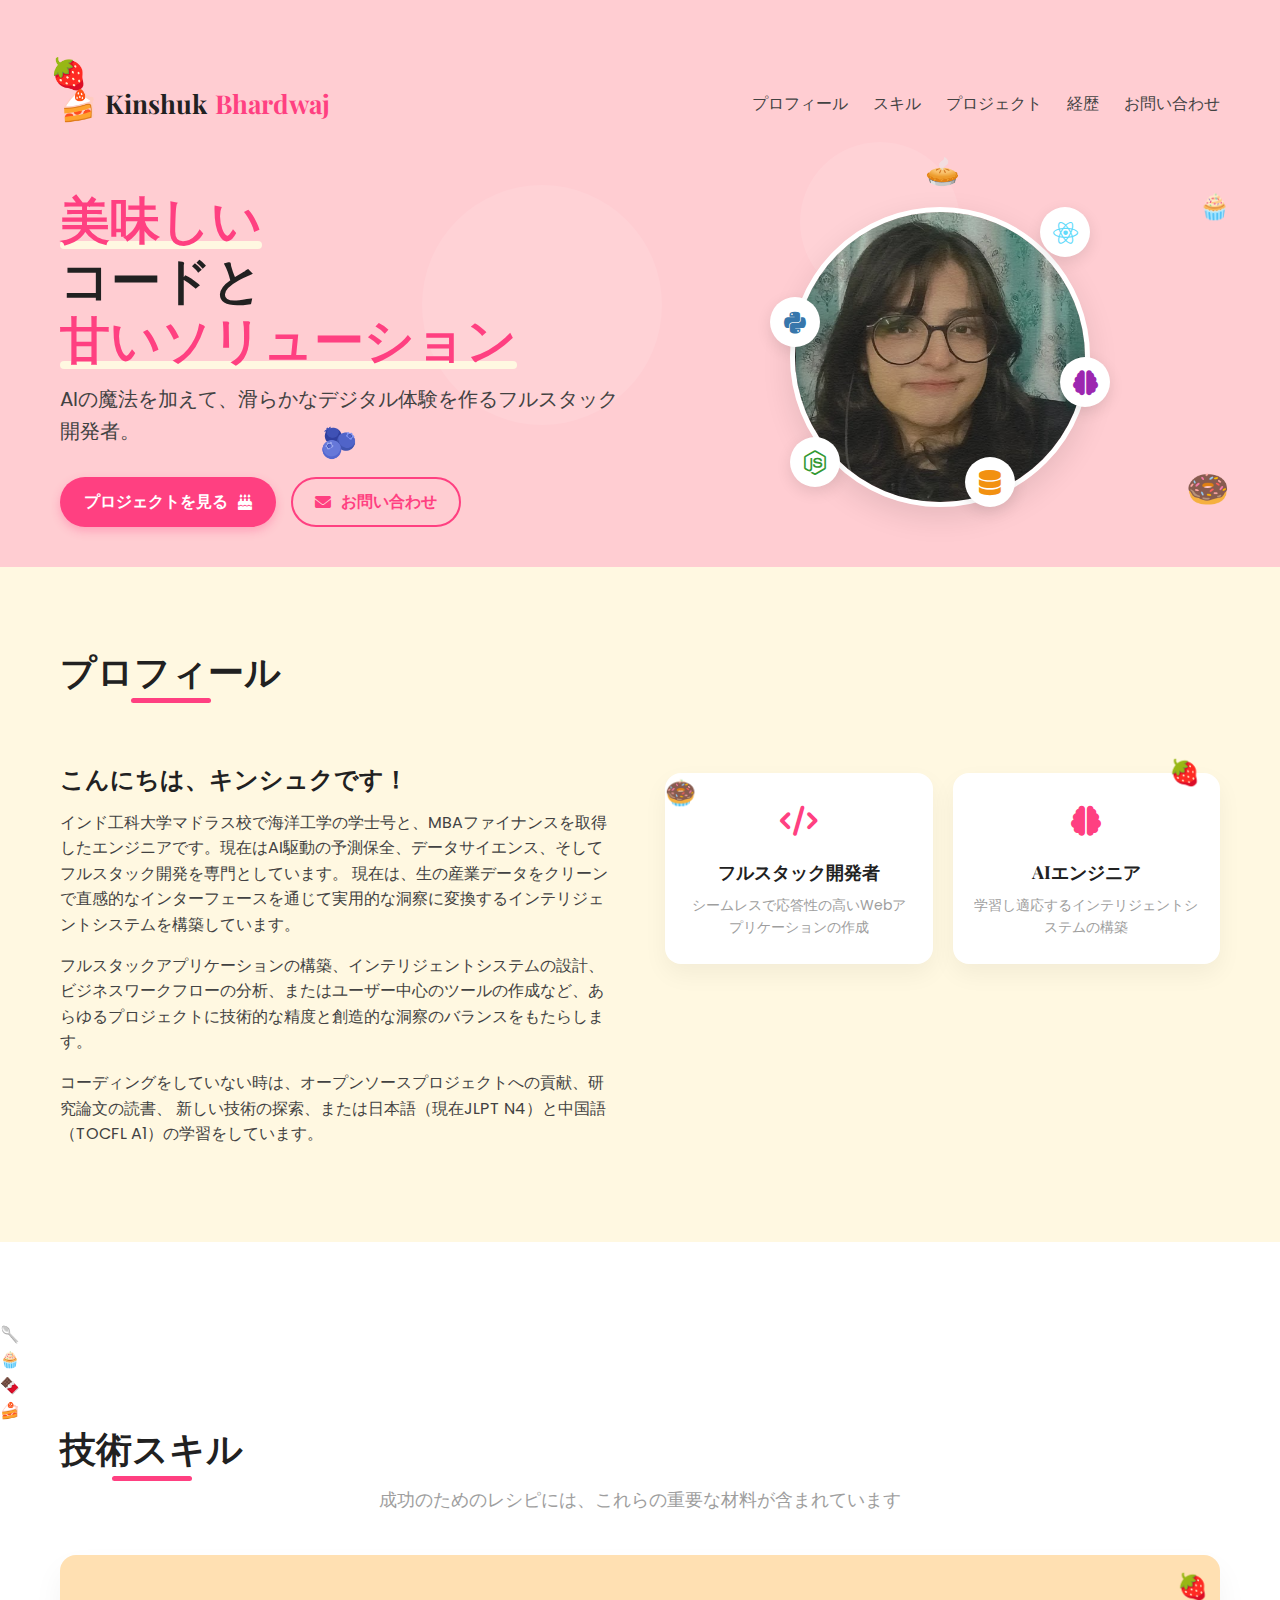
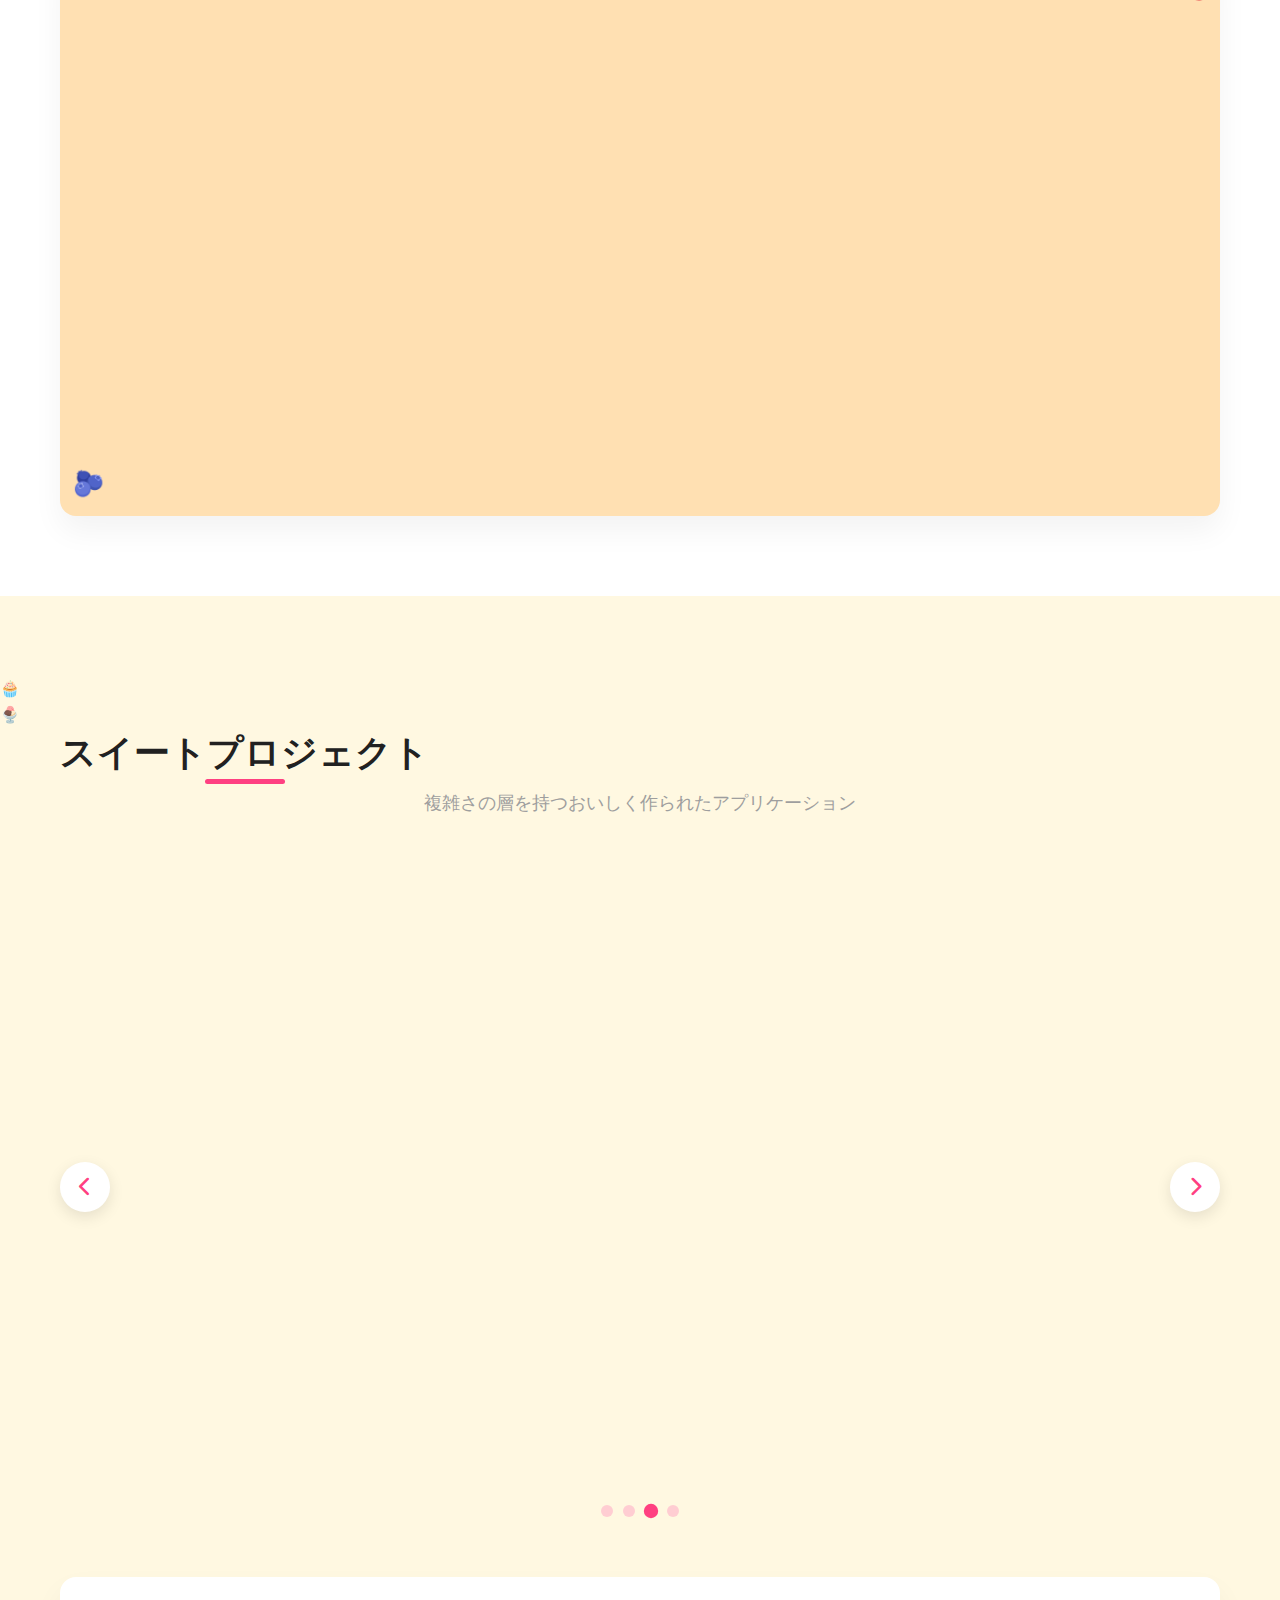
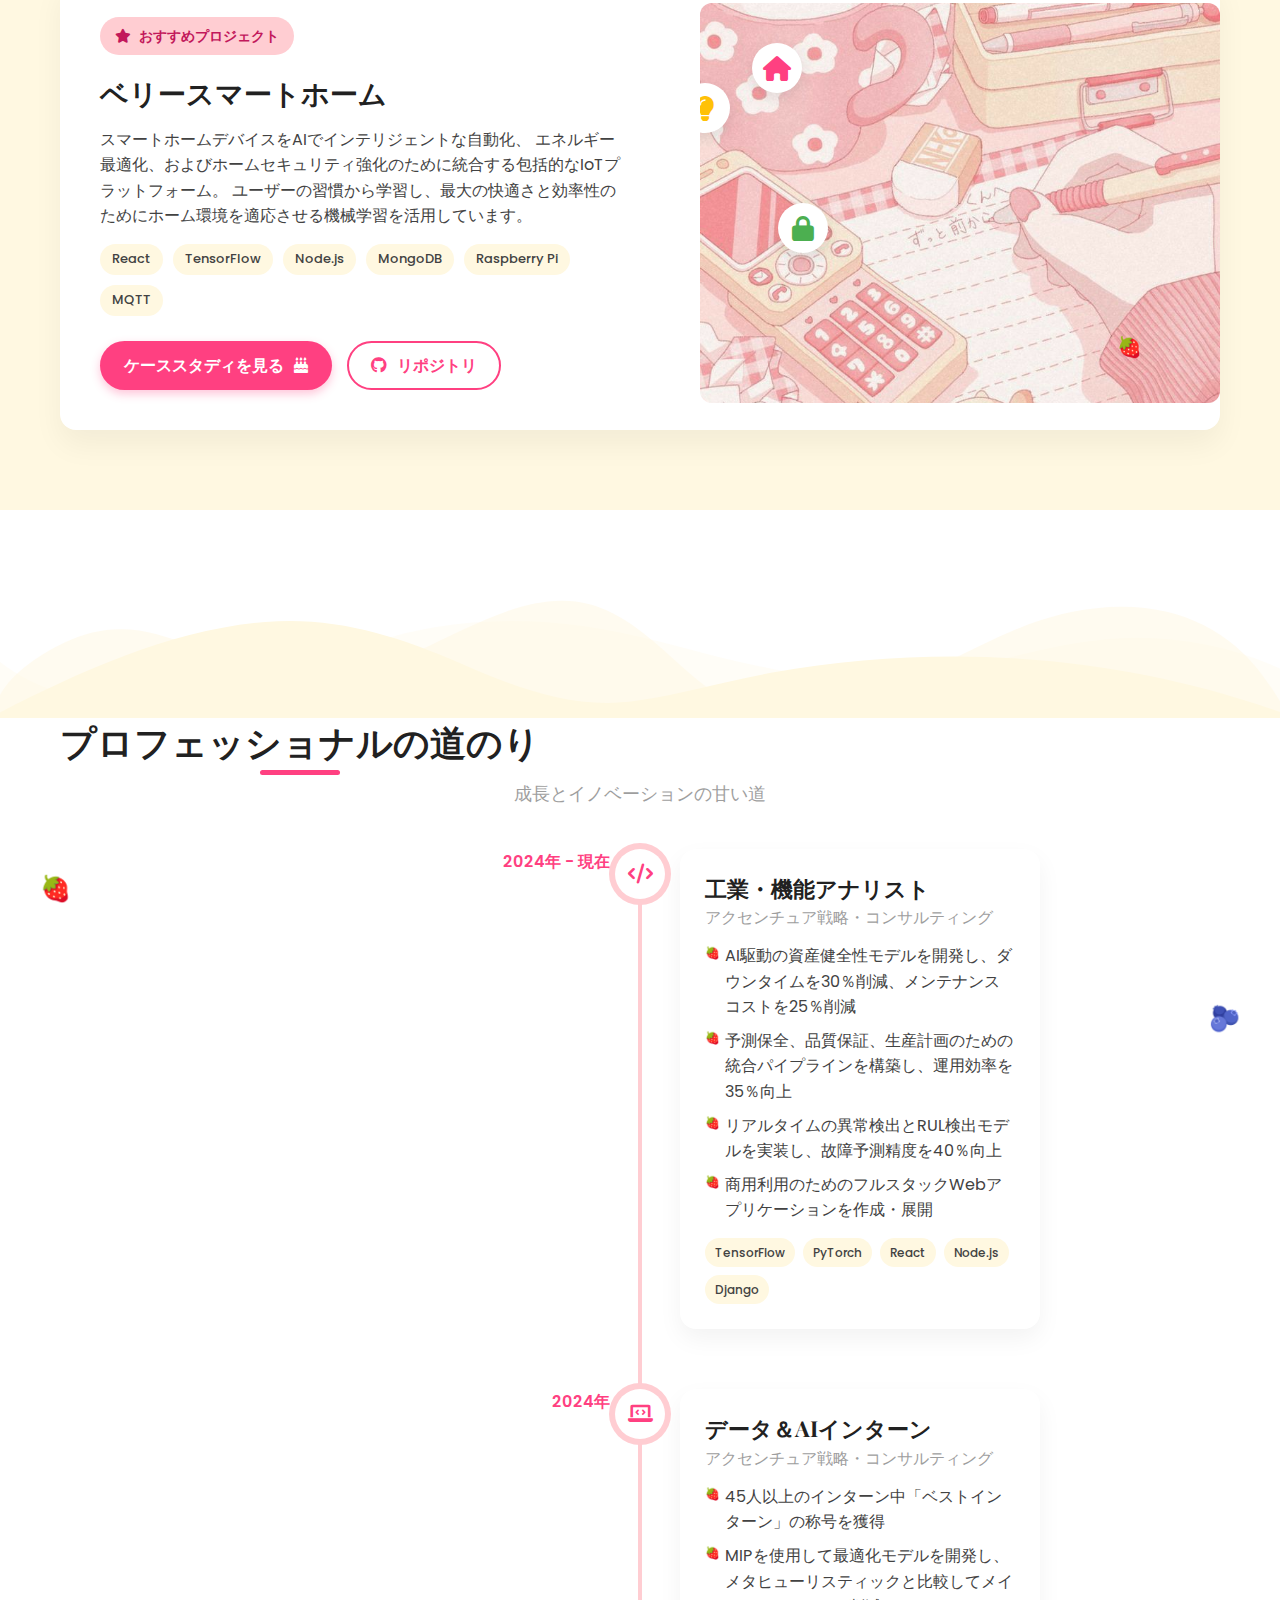
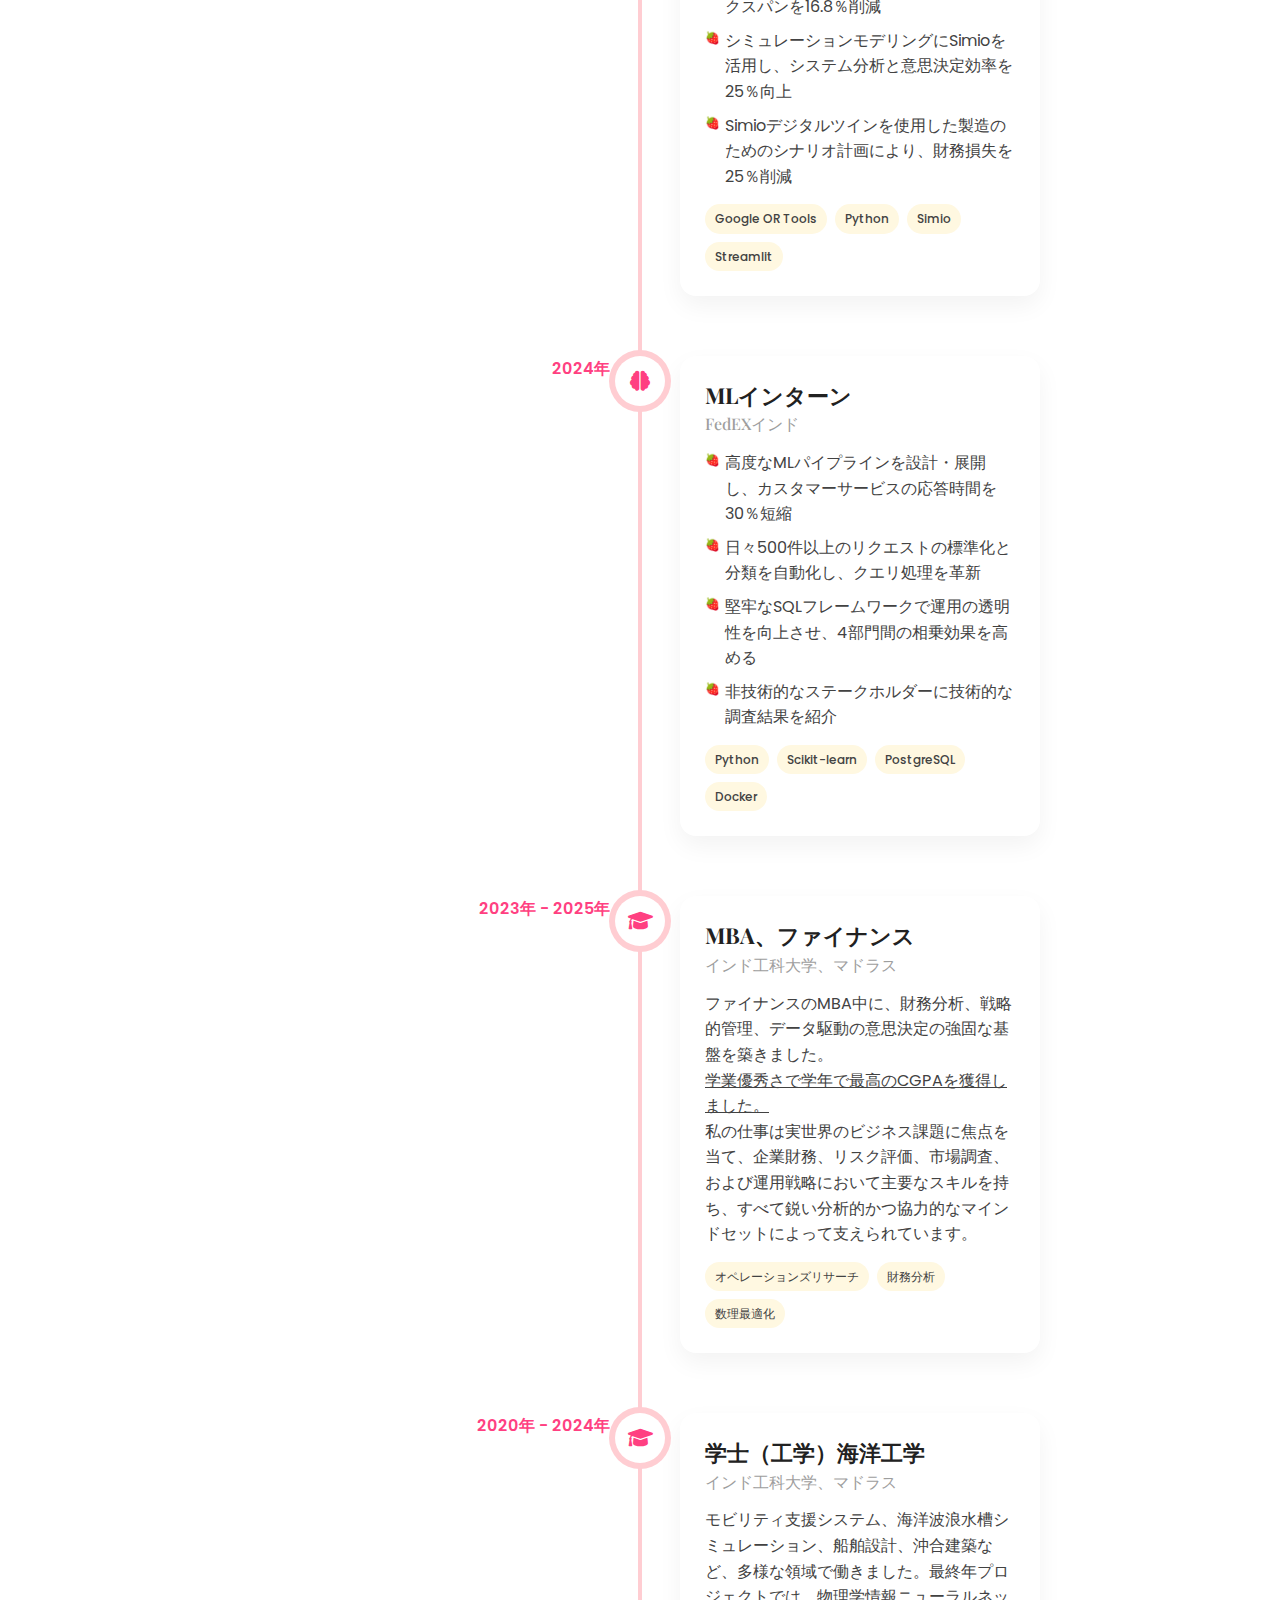
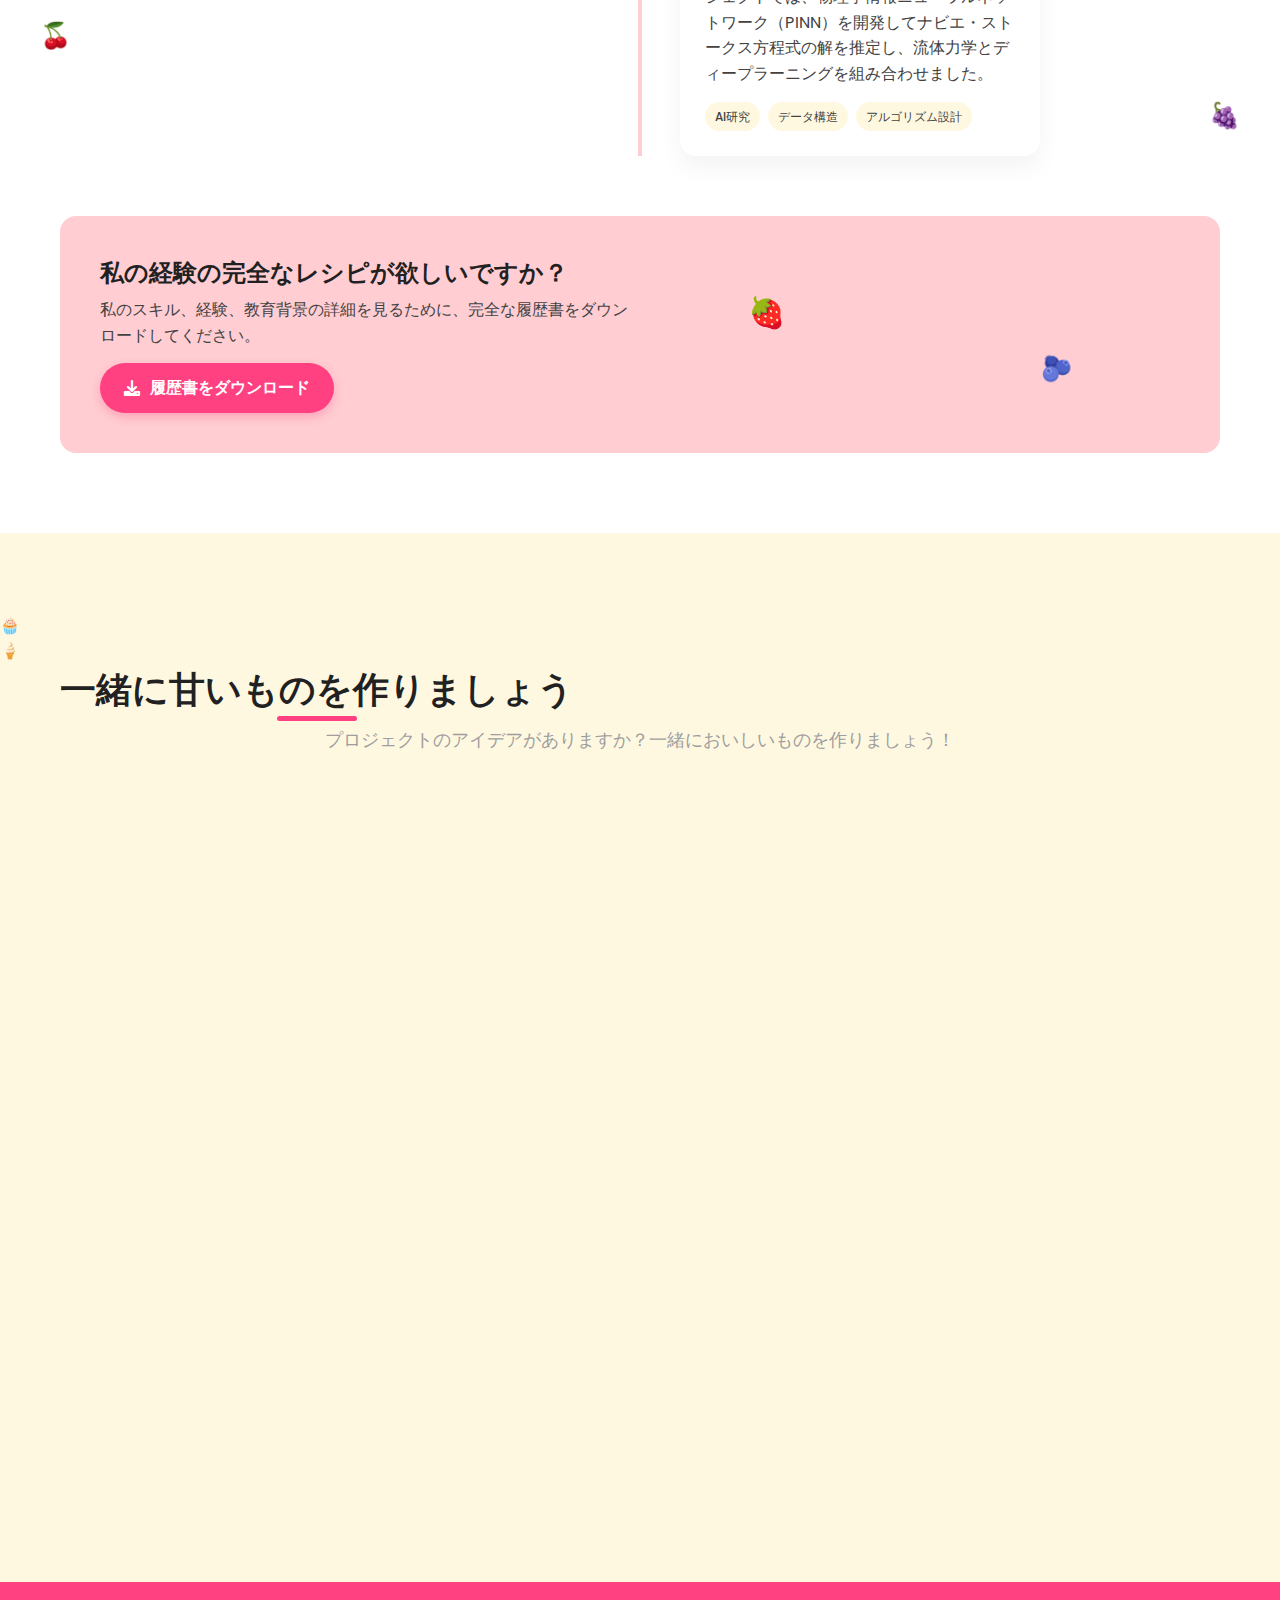
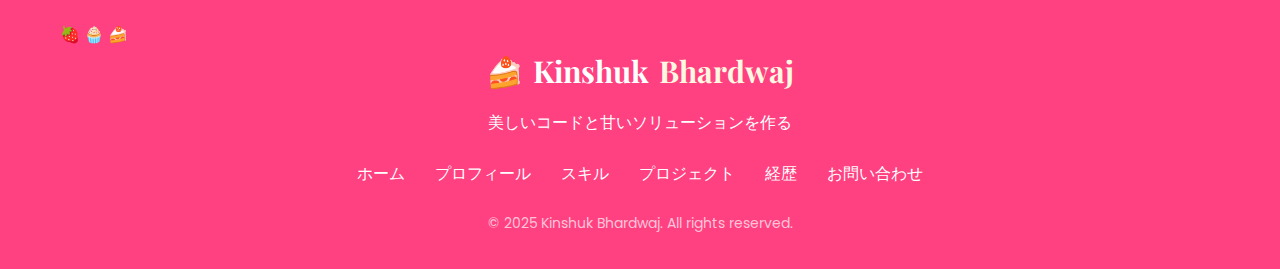
<file: indexjp.html>
<!DOCTYPE html>
<html lang="ja">
<head>
  <meta charset="UTF-8">
  <meta name="viewport" content="width=device-width, initial-scale=1.0">
  <title>Berry Dev ポートフォリオ</title>
  <!-- Font Awesome for icons -->
  <link href="https://cdnjs.cloudflare.com/ajax/libs/font-awesome/6.0.0-beta3/css/all.min.css" rel="stylesheet">
  <!-- Google Fonts -->
  <link href="https://fonts.googleapis.com/css2?family=Poppins:wght@300;400;500;600;700&family=Playfair+Display:wght@400;700&family=Cookie&display=swap" rel="stylesheet">
  <!-- Custom CSS -->
  <link rel="stylesheet" href="styles.css">
</head>
<body>
  <!-- Berry Sprinkles Container -->
  <div id="berries-container"></div>
  
  <!-- Header/Hero Section -->
  <header class="hero" id="home">
    <div class="frosting-drip"></div>
    <div class="pulse-circle" style="width: 16rem; height: 16rem; top: 25%; right: 25%;"></div>
    <div class="pulse-circle" style="width: 24rem; height: 24rem; bottom: 25%; left: 33%; animation-delay: 1s;"></div>
    
    <div class="container">
      <nav>
        <div class="logo">
          <span class="logo-icon">🍰</span>
          Kinshuk<span>Bhardwaj</span>
        </div>
        <div class="nav-links">
          <a href="#about">プロフィール</a>
          <a href="#skills">スキル</a>
          <a href="#projects">プロジェクト</a>
          <a href="#journey">経歴</a>
          <a href="#contact">お問い合わせ</a>
        </div>
        <button class="mobile-menu-btn" id="mobile-menu-open">
          <i class="fas fa-bars"></i>
        </button>
      </nav>
      
      <!-- Mobile Menu -->
      <div class="mobile-menu" id="mobile-menu">
        <button class="mobile-menu-close" id="mobile-menu-close">
          <i class="fas fa-times"></i>
        </button>
        <a href="#about">プロフィール</a>
        <a href="#skills">スキル</a>
        <a href="#projects">プロジェクト</a>
        <a href="#journey">経歴</a>
        <a href="#contact">お問い合わせ</a>
      </div>
      
      <div class="hero-content">
        <div class="hero-text">
          <h1>
            <span class="text-highlight">美味しい</span><br/>
            コードと<br/>
            <span class="text-highlight">甘いソリューション</span>
          </h1>
          <p class="text-xl">
            AIの魔法を加えて、滑らかなデジタル体験を作るフルスタック開発者。
          </p>
          <div class="button-group">
            <a href="#projects" class="cake-button">
              <span>プロジェクトを見る</span>
              <i class="fas fa-birthday-cake"></i>
            </a>
            <a href="#contact" class="outline-button">
              <i class="fas fa-envelope"></i>
              お問い合わせ
            </a>
          </div>
        </div>
        <div class="hero-image">
          <div class="profile-container">
            <img src="./assets/profile.png" alt="プロフィール" class="profile-pic" />
            
            <!-- Floating tech icons with pastry theme -->
            <div class="tech-icon floating" style="animation-delay: 0s;">
              <i class="fab fa-react" style="color: #61DAFB;"></i>
            </div>
            <div class="tech-icon floating" style="animation-delay: 0.5s;">
              <i class="fab fa-python" style="color: #3776AB;"></i>
            </div>
            <div class="tech-icon floating" style="animation-delay: 1s;">
              <i class="fas fa-brain" style="color: #9C27B0;"></i>
            </div>
            <div class="tech-icon floating" style="animation-delay: 1.5s;">
              <i class="fab fa-node-js" style="color: #339933;"></i>
            </div>
            <div class="tech-icon floating" style="animation-delay: 2s;">
              <i class="fas fa-database" style="color: #F29111;"></i>
            </div>
          </div>
        </div>
      </div>
    </div>
    
    <!-- Floating berry and pastry icons -->
    <div class="berry-icon floating" style="position: absolute; top: 5rem; left: 5rem; font-size: 3rem; animation-delay: 0.2s;">🍓</div>
    <div class="berry-icon floating" style="position: absolute; top: 33%; right: 5rem; font-size: 2.5rem; animation-delay: 1.2s;">🧁</div>
    <div class="berry-icon floating" style="position: absolute; bottom: 10rem; left: 25%; font-size: 3rem; animation-delay: 0.7s;">🫐</div>
    <div class="berry-icon floating" style="position: absolute; bottom: 5rem; right: 5rem; font-size: 3.5rem; animation-delay: 1.7s;">🍩</div>
    <div class="berry-icon floating" style="position: absolute; top: 15rem; right: 25%; font-size: 2.8rem; animation-delay: 1.5s;">🥧</div>
    
    <!-- Cream drip divider -->
    <div class="cream-drip-container">
      <div class="cream-drip"></div>
      <div class="cream-drip"></div>
      <div class="cream-drip"></div>
      <div class="cream-drip"></div>
      <div class="cream-drip"></div>
      <div class="cream-drip"></div>
      <div class="cream-drip"></div>
      <div class="cream-drip"></div>
    </div>
  </header>

  <!-- About Section - Preserved from original with enhanced animations -->
  <section id="about" class="about">
    <div class="about-sprinkles">
      <span class="sprinkle" style="top: 10%; left: 5%; animation-delay: 0.2s;"></span>
      <span class="sprinkle" style="top: 15%; right: 10%; animation-delay: 0.5s;"></span>
      <span class="sprinkle" style="top: 40%; left: 8%; animation-delay: 0.7s;"></span>
      <span class="sprinkle" style="bottom: 20%; right: 5%; animation-delay: 1s;"></span>
      <span class="sprinkle" style="bottom: 30%; left: 15%; animation-delay: 1.3s;"></span>
    </div>
    
    <div class="container">
      <h2>プロフィール</h2>
      <div class="about-container">
        <div class="about-text">
          <h3>こんにちは、キンシュクです！</h3>
          <p>
            インド工科大学マドラス校で海洋工学の学士号と、MBAファイナンスを取得したエンジニアです。現在はAI駆動の予測保全、データサイエンス、そしてフルスタック開発を専門としています。
            現在は、生の産業データをクリーンで直感的なインターフェースを通じて実用的な洞察に変換するインテリジェントシステムを構築しています。
          </p>
          <p>
            フルスタックアプリケーションの構築、インテリジェントシステムの設計、ビジネスワークフローの分析、またはユーザー中心のツールの作成など、あらゆるプロジェクトに技術的な精度と創造的な洞察のバランスをもたらします。
          </p>
          <p>
            コーディングをしていない時は、オープンソースプロジェクトへの貢献、研究論文の読書、
            新しい技術の探索、または日本語（現在JLPT N4）と中国語（TOCFL A1）の学習をしています。
          </p>
        </div>
        <div class="about-cards">
          <div class="role-card-container">
            <!-- Small decorative berries -->
            <span class="berry-decoration">🍓</span>
            <span class="berry-decoration">🧁</span>
            <span class="berry-decoration">🍩</span>
            
            <div class="role-cards">
              <div class="role-card card-hover">
                <div class="role-icon">
                  <i class="fas fa-code"></i>
                </div>
                <h4 class="role-title">フルスタック開発者</h4>
                <p class="role-description">シームレスで応答性の高いWebアプリケーションの作成</p>
              </div>
              <div class="role-card card-hover">
                <div class="role-icon">
                  <i class="fas fa-brain"></i>
                </div>
                <h4 class="role-title">AIエンジニア</h4>
                <p class="role-description">学習し適応するインテリジェントシステムの構築</p>
              </div>
              <div class="role-card card-hover">
                <div class="role-icon">
                  <i class="fas fa-chart-line"></i>
                </div>
                <h4 class="role-title">データサイエンティスト</h4>
                <p class="role-description">複雑なデータセットから洞察を抽出</p>
              </div>
              <div class="role-card card-hover">
                <div class="role-icon">
                  <i class="fas fa-rocket"></i>
                </div>
                <h4 class="role-title">イノベーション重視</h4>
                <p class="role-description">可能性の境界を押し広げる</p>
              </div>
            </div>
          </div>
        </div>
      </div>
    </div>
    
    <!-- Chocolate drip divider -->
    <div class="chocolate-drip-container">
      <div class="chocolate-drip"></div>
      <div class="chocolate-drip"></div>
      <div class="chocolate-drip"></div>
      <div class="chocolate-drip"></div>
      <div class="chocolate-drip"></div>
      <div class="chocolate-drip"></div>
      <div class="chocolate-drip"></div>
      <div class="chocolate-drip"></div>
    </div>
  </section>

  <!-- Skills Section with bakery theme -->
  <section id="skills" class="skills">
    <div class="skills-decoration">
      <div class="floating-icon" style="top: 15%; left: 5%; animation-delay: 0.2s;">🥄</div>
      <div class="floating-icon" style="top: 20%; right: 5%; animation-delay: 0.7s;">🧁</div>
      <div class="floating-icon" style="bottom: 15%; left: 8%; animation-delay: 1.2s;">🍫</div>
      <div class="floating-icon" style="bottom: 25%; right: 10%; animation-delay: 1.5s;">🍰</div>
    </div>
    
    <div class="container">
      <h2>技術スキル</h2>
      <p class="section-subtitle">成功のためのレシピには、これらの重要な材料が含まれています</p>
      
      <div class="skills-container">
        <!-- Decorative elements -->
        <span class="berry-icon floating" style="position: absolute; top: 1.25rem; right: 1.25rem; font-size: 2.5rem; animation-delay: 0.3s;">🍓</span>
        <span class="berry-icon floating" style="position: absolute; bottom: 1.25rem; left: 1.25rem; font-size: 2.5rem; animation-delay: 1.5s;">🫐</span>
        
        <div class="skills-grid">
          <!-- Frontend Skills -->
          <div class="skill-category">
            <div class="category-icon">
              <i class="fas fa-laptop-code"></i>
            </div>
            <h3 class="category-title">フロントエンド</h3>
            <div class="tech-logo-grid">
              <div class="tech-logo-item" data-delay="0">
                <div class="tech-logo">
                  <i class="fab fa-react" style="color: #61DAFB;"></i>
                </div>
                <div class="tech-name">React/Next.js</div>
              </div>
              <div class="tech-logo-item" data-delay="0.1">
                <div class="tech-logo">
                  <i class="fab fa-js" style="color: #F7DF1E;"></i>
                </div>
                <div class="tech-name">JavaScript</div>
              </div>
              <div class="tech-logo-item" data-delay="0.2">
                <div class="tech-logo">
                  <i class="fab fa-html5" style="color: #E34F26;"></i>
                </div>
                <div class="tech-name">HTML5</div>
              </div>
              <div class="tech-logo-item" data-delay="0.3">
                <div class="tech-logo">
                  <i class="fab fa-css3-alt" style="color: #1572B6;"></i>
                </div>
                <div class="tech-name">CSS3</div>
              </div>
              <div class="tech-logo-item" data-delay="0.4">
                <div class="tech-logo">
                  <i class="fab fa-sass" style="color: #CC6699;"></i>
                </div>
                <div class="tech-name">Sass</div>
              </div>
              <div class="tech-logo-item" data-delay="0.5">
                <div class="tech-logo">
                  <i class="fab fa-figma" style="color: #F24E1E;"></i>
                </div>
                <div class="tech-name">Figma</div>
              </div>
            </div>
          </div>
          
          <!-- Backend Skills -->
          <div class="skill-category">
            <div class="category-icon">
              <i class="fas fa-server"></i>
            </div>
            <h3 class="category-title">バックエンド</h3>
            <div class="tech-logo-grid">
              <div class="tech-logo-item" data-delay="0.1">
                <div class="tech-logo">
                  <i class="fab fa-python" style="color: #3776AB;"></i>
                </div>
                <div class="tech-name">Python</div>
              </div>
              <div class="tech-logo-item" data-delay="0.2">
                <div class="tech-logo">
                  <i class="fab fa-node-js" style="color: #339933;"></i>
                </div>
                <div class="tech-name">Node.js</div>
              </div>
              <div class="tech-logo-item" data-delay="0.3">
                <div class="tech-logo">
                  <i class="fas fa-database" style="color: #F29111;"></i>
                </div>
                <div class="tech-name">SQL/NoSQL</div>
              </div>
              <div class="tech-logo-item" data-delay="0.4">
                <div class="tech-logo">
                  <i class="fas fa-server" style="color: #FF4081;"></i>
                </div>
                <div class="tech-name">Express</div>
              </div>
              <div class="tech-logo-item" data-delay="0.5">
                <div class="tech-logo">
                  <i class="fas fa-code-branch" style="color: #E535AB;"></i>
                </div>
                <div class="tech-name">GraphQL</div>
              </div>
              <div class="tech-logo-item" data-delay="0.6">
                <div class="tech-logo">
                  <i class="fab fa-aws" style="color: #FF9900;"></i>
                </div>
                <div class="tech-name">AWS</div>
              </div>
            </div>
          </div>
          
          <!-- AI/ML Skills -->
          <div class="skill-category">
            <div class="category-icon">
              <i class="fas fa-brain"></i>
            </div>
            <h3 class="category-title">AI & ML</h3>
            <div class="tech-logo-grid">
              <div class="tech-logo-item" data-delay="0.2">
                <div class="tech-logo">
                  <i class="fab fa-python" style="color: #FF6F00;"></i>
                </div>
                <div class="tech-name">TensorFlow</div>
              </div>
              <div class="tech-logo-item" data-delay="0.3">
                <div class="tech-logo">
                  <i class="fas fa-fire" style="color: #EE4C2C;"></i>
                </div>
                <div class="tech-name">PyTorch</div>
              </div>
              <div class="tech-logo-item" data-delay="0.4">
                <div class="tech-logo">
                  <i class="fas fa-comment-alt" style="color: #9C27B0;"></i>
                </div>
                <div class="tech-name">NLP</div>
              </div>
              <div class="tech-logo-item" data-delay="0.5">
                <div class="tech-logo">
                  <i class="fas fa-eye" style="color: #00ACC1;"></i>
                </div>
                <div class="tech-name">コンピュータビジョン</div>
              </div>
              <div class="tech-logo-item" data-delay="0.6">
                <div class="tech-logo">
                  <i class="fas fa-chart-bar" style="color: #4CAF50;"></i>
                </div>
                <div class="tech-name">データサイエンス</div>
              </div>
              <div class="tech-logo-item" data-delay="0.7">
                <div class="tech-logo">
                  <i class="fas fa-brain" style="color: #FF4081;"></i>
                </div>
                <div class="tech-name">LLMファインチューニング</div>
              </div>
            </div>
          </div>
        </div>
      </div>
    </div>
    
    <!-- Strawberry cream divider -->
    <div class="strawberry-cream-container">
      <div class="strawberry-cream-drip"></div>
      <div class="strawberry-cream-drip"></div>
      <div class="strawberry-cream-drip"></div>
      <div class="strawberry-cream-drip"></div>
      <div class="strawberry-cream-drip"></div>
      <div class="strawberry-cream-drip"></div>
      <div class="strawberry-cream-drip"></div>
      <div class="strawberry-cream-drip"></div>
    </div>
  </section>

  <!-- Projects Section with Recipe Cards -->
  <section id="projects" class="projects">
    <div class="projects-decoration">
      <div class="floating-icon" style="top: 10%; right: 8%; animation-delay: 0.3s;">🧁</div>
      <div class="floating-icon" style="bottom: 20%; left: 5%; animation-delay: 0.8s;">🍨</div>
    </div>
    
    <div class="container">
      <h2>スイートプロジェクト</h2>
      <p class="section-subtitle">複雑さの層を持つおいしく作られたアプリケーション</p>
      
      <!-- Project Carousel -->
      <div class="project-carousel-container">
        <div class="carousel-nav">
          <button id="prevProject" class="carousel-button">
            <i class="fas fa-chevron-left"></i>
          </button>
          
          <button id="nextProject" class="carousel-button">
            <i class="fas fa-chevron-right"></i>
          </button>
        </div>
      
        <div class="project-carousel" id="project-carousel">
          <!-- Project Recipe Cards -->
          <div class="project-card recipe-card card-hover">
            <div class="recipe-card-top">
              <div class="recipe-serving">フルスタック</div>
              <div class="recipe-time"><i class="fas fa-clock"></i> 3ヶ月</div>
            </div>
            <div class="project-image">
              <img src="./assets/recipie.png" alt="AIチャットボット" />
              <div class="project-berry">🍓</div>
            </div>
            <div class="recipe-content">
              <h3 class="project-title">ベリーインテリジェントチャットボット</h3>
              <div class="recipe-ingredients">
                <span class="ingredient-tag">React</span>
                <span class="ingredient-tag">Python</span>
                <span class="ingredient-tag">GPT-4</span>
                <span class="ingredient-tag">Flask</span>
              </div>
              <p class="project-description">
                自然言語処理でユーザーがレシピと料理のインスピレーションを見つけるのを支援するコンテキスト対応型AIアシスタント。
              </p>
              <div class="recipe-actions">
                <a href="#" class="view-recipe">プロジェクトを見る <i class="fas fa-arrow-right"></i></a>
                <a href="#" class="github-link"><i class="fab fa-github"></i></a>
              </div>
            </div>
          </div>
          
          <div class="project-card recipe-card card-hover">
            <div class="recipe-card-top">
              <div class="recipe-serving">Eコマース</div>
              <div class="recipe-time"><i class="fas fa-clock"></i> 6ヶ月</div>
            </div>
            <div class="project-image">
              <img src="./assets/shop.png" alt="Eコマースプラットフォーム" />
              <div class="project-berry">🫐</div>
            </div>
            <div class="recipe-content">
              <h3 class="project-title">ブルーベリーショップ</h3>
              <div class="recipe-ingredients">
                <span class="ingredient-tag">Next.js</span>
                <span class="ingredient-tag">Node.js</span>
                <span class="ingredient-tag">MongoDB</span>
                <span class="ingredient-tag">Stripe</span>
              </div>
              <p class="project-description">
                リアルタイム在庫管理、安全な決済、およびAI駆動の商品推奨機能を備えた完全機能のEコマースプラットフォーム。
              </p>
              <div class="recipe-actions">
                <a href="https://kinshukbhardwaj11.github.io/ecommerce-landing-page/" class="view-recipe">プロジェクトを見る <i class="fas fa-arrow-right"></i></a>
                <a href="https://github.com/Kinshukbhardwaj11/ecommerce-landing-page" class="github-link"><i class="fab fa-github"></i></a>
              </div>
            </div>
          </div>
          
          <div class="project-card recipe-card card-hover">
            <div class="recipe-card-top">
              <div class="recipe-serving">コンピュータビジョン</div>
              <div class="recipe-time"><i class="fas fa-clock"></i> 4ヶ月</div>
            </div>
            <div class="project-image">
              <img src="./assets/CV.png" alt="コンピュータビジョンアプリ" />
              <div class="project-berry">🍒</div>
            </div>
            <div class="recipe-content">
              <h3 class="project-title">チェリービジョン</h3>
              <div class="recipe-ingredients">
                <span class="ingredient-tag">PyTorch</span>
                <span class="ingredient-tag">React Native</span>
                <span class="ingredient-tag">TensorFlow</span>
                <span class="ingredient-tag">AWS</span>
              </div>
              <p class="project-description">
                コンピュータビジョンを使用して植物を識別し、お手入れ方法と成長追跡を提供するモバイルアプリ。
              </p>
              <div class="recipe-actions">
                <a href="#" class="view-recipe">プロジェクトを見る <i class="fas fa-arrow-right"></i></a>
                <a href="#" class="github-link"><i class="fab fa-github"></i></a>
              </div>
            </div>
          </div>
          
          <div class="project-card recipe-card card-hover">
            <div class="recipe-card-top">
              <div class="recipe-serving">データ可視化</div>
              <div class="recipe-time"><i class="fas fa-clock"></i> 3ヶ月</div>
            </div>
            <div class="project-image">
              <img src="./assets/dash.png" alt="データダッシュボード" />
              <div class="project-berry">🍇</div>
            </div>
            <div class="recipe-content">
              <h3 class="project-title">グレープアナリティクス</h3>
              <div class="recipe-ingredients">
                <span class="ingredient-tag">D3.js</span>
                <span class="ingredient-tag">Vue.js</span>
                <span class="ingredient-tag">Python</span>
                <span class="ingredient-tag">FastAPI</span>
              </div>
              <p class="project-description">
                ビジネスインテリジェンスと意思決定のための予測分析を備えたインタラクティブなデータ可視化ダッシュボード。
              </p>
              <div class="recipe-actions">
                <a href="#" class="view-recipe">プロジェクトを見る <i class="fas fa-arrow-right"></i></a>
                <a href="#" class="github-link"><i class="fab fa-github"></i></a>
              </div>
            </div>
          </div>
        </div>
        
        <!-- Carousel Indicators -->
        <div id="project-indicators" class="carousel-dots">
          <span class="dot active" data-index="0"></span>
          <span class="dot" data-index="1"></span>
          <span class="dot" data-index="2"></span>
          <span class="dot" data-index="3"></span>
        </div>
      </div>
      
      <!-- Featured Project -->
      <div class="featured-project">
        <div class="featured-content">
          <div class="featured-label">
            <i class="fas fa-star"></i> おすすめプロジェクト
          </div>
          <h3>ベリースマートホーム</h3>
          <p>
            スマートホームデバイスをAIでインテリジェントな自動化、
            エネルギー最適化、およびホームセキュリティ強化のために統合する包括的なIoTプラットフォーム。
            ユーザーの習慣から学習し、最大の快適さと効率性のためにホーム環境を適応させる機械学習を活用しています。
          </p>
          <div class="tech-stack">
            <span>React</span>
            <span>TensorFlow</span>
            <span>Node.js</span>
            <span>MongoDB</span>
            <span>Raspberry Pi</span>
            <span>MQTT</span>
          </div>
          <div class="button-group">
            <a href="#" class="cake-button">
              <span>ケーススタディを見る</span>
              <i class="fas fa-birthday-cake"></i>
            </a>
            <a href="#" class="outline-button">
              <i class="fab fa-github"></i> リポジトリ
            </a>
          </div>
        </div>
        <div class="featured-image">
          <img src="./assets/home.png" alt="スマートホームプロジェクト" />
          <!-- Floating icons -->
          <div class="tech-icon floating" style="top: 10%; left: 10%; animation-delay: 0.2s;">
            <i class="fas fa-home" style="color: #FF4081;"></i>
          </div>
          <div class="tech-icon floating" style="top: 20%; right: 10%; animation-delay: 0.7s;">
            <i class="fas fa-lightbulb" style="color: #FFC107;"></i>
          </div>
          <div class="tech-icon floating" style="bottom: 20%; left: 15%; animation-delay: 1.2s;">
            <i class="fas fa-lock" style="color: #4CAF50;"></i>
          </div>
          <div class="berry-icon floating" style="bottom: 10%; right: 15%; font-size: 2rem; animation-delay: 1.7s;">🍓</div>
        </div>
      </div>
    </div>
    
    <!-- Blueberry drip divider -->
    <div class="blueberry-drip-container">
      <div class="blueberry-drip"></div>
      <div class="blueberry-drip"></div>
      <div class="blueberry-drip"></div>
      <div class="blueberry-drip"></div>
      <div class="blueberry-drip"></div>
      <div class="blueberry-drip"></div>
      <div class="blueberry-drip"></div>
      <div class="blueberry-drip"></div>
    </div>
  </section>

  <!-- Journey/Resume Section -->
  <section id="journey" class="journey">
    <div class="wave-divider-top cream">
      <svg data-name="Layer 1" xmlns="http://www.w3.org/2000/svg" viewBox="0 0 1200 120" preserveAspectRatio="none">
        <path d="M0,0V46.29c47.79,22.2,103.59,32.17,158,28,70.36-5.37,136.33-33.31,206.8-37.5C438.64,32.43,512.34,53.67,583,72.05c69.27,18,138.3,24.88,209.4,13.08,36.15-6,69.85-17.84,104.45-29.34C989.49,25,1113-14.29,1200,52.47V0Z" opacity=".25" class="shape-fill"></path>
        <path d="M0,0V15.81C13,36.92,27.64,56.86,47.69,72.05,99.41,111.27,165,111,224.58,91.58c31.15-10.15,60.09-26.07,89.67-39.8,40.92-19,84.73-46,130.83-49.67,36.26-2.85,70.9,9.42,98.6,31.56,31.77,25.39,62.32,62,103.63,73,40.44,10.79,81.35-6.69,119.13-24.28s75.16-39,116.92-43.05c59.73-5.85,113.28,22.88,168.9,38.84,30.2,8.66,59,6.17,87.09-7.5,22.43-10.89,48-26.93,60.65-49.24V0Z" opacity=".5" class="shape-fill"></path>
        <path d="M0,0V5.63C149.93,59,314.09,71.32,475.83,42.57c43-7.64,84.23-20.12,127.61-26.46,59-8.63,112.48,12.24,165.56,35.4C827.93,77.22,886,95.24,951.2,90c86.53-7,172.46-45.71,248.8-84.81V0Z" class="shape-fill"></path>
      </svg>
    </div>
    
    <div class="container">
      <h2>プロフェッショナルの道のり</h2>
      <p class="section-subtitle">成長とイノベーションの甘い道</p>
      
      <!-- Timeline -->
      <div class="timeline-container">
        <div class="timeline-berry" style="left: -2rem; top: 2rem;">🍓</div>
        <div class="timeline-berry" style="right: -2rem; top: 15rem;">🫐</div>
        <div class="timeline-berry" style="left: -2rem; bottom: 10rem;">🍒</div>
        <div class="timeline-berry" style="right: -2rem; bottom: 2rem;">🍇</div>
        
        <div class="timeline">
          <!-- Experience 1 -->
          <div class="timeline-item">
            <div class="timeline-dot">
              <i class="fas fa-code"></i>
            </div>
            <div class="timeline-date">2024年 - 現在</div>
            <div class="timeline-content card-hover">
              <h3>工業・機能アナリスト</h3>
              <h4>アクセンチュア戦略・コンサルティング</h4>
              <ul>
                <li>AI駆動の資産健全性モデルを開発し、ダウンタイムを30％削減、メンテナンスコストを25％削減</li>
                <li>予測保全、品質保証、生産計画のための統合パイプラインを構築し、運用効率を35％向上</li>
                <li>リアルタイムの異常検出とRUL検出モデルを実装し、故障予測精度を40％向上</li>
                <li>商用利用のためのフルスタックWebアプリケーションを作成・展開</li>
              </ul>
              <div class="timeline-tech">
                <span>TensorFlow</span>
                <span>PyTorch</span>
                <span>React</span>
                <span>Node.js</span>
                <span>Django</span>
              </div>
            </div>
          </div>
          
          <!-- Experience 2 -->
          <div class="timeline-item">
            <div class="timeline-dot">
              <i class="fas fa-laptop-code"></i>
            </div>
            <div class="timeline-date">2024年</div>
            <div class="timeline-content card-hover">
              <h3>データ＆AIインターン</h3>
              <h4>アクセンチュア戦略・コンサルティング</h4>
              <ul>
                <li>45人以上のインターン中「ベストインターン」の称号を獲得</li>
                <li>MIPを使用して最適化モデルを開発し、メタヒューリスティックと比較してメイクスパンを16.8％削減</li>
                <li>シミュレーションモデリングにSimioを活用し、システム分析と意思決定効率を25％向上</li>
                <li>Simioデジタルツインを使用した製造のためのシナリオ計画により、財務損失を25％削減</li>
              </ul>
              <div class="timeline-tech">
                <span>Google OR Tools</span>
                <span>Python</span>
                <span>Simio</span>
                <span>Streamlit</span>
              </div>
            </div>
          </div>
          
          <!-- Experience 3 -->
          <div class="timeline-item">
            <div class="timeline-dot">
              <i class="fas fa-brain"></i>
            </div>
            <div class="timeline-date">2024年</div>
            <div class="timeline-content card-hover">
              <h3>MLインターン</h3>
              <h4>FedEXインド</h4>
              <ul>
                <li>高度なMLパイプラインを設計・展開し、カスタマーサービスの応答時間を30％短縮</li>
                <li>日々500件以上のリクエストの標準化と分類を自動化し、クエリ処理を革新</li>
                <li>堅牢なSQLフレームワークで運用の透明性を向上させ、4部門間の相乗効果を高める</li>
                <li>非技術的なステークホルダーに技術的な調査結果を紹介</li>
              </ul>
              <div class="timeline-tech">
                <span>Python</span>
                <span>Scikit-learn</span>
                <span>PostgreSQL</span>
                <span>Docker</span>
              </div>
            </div>
          </div>
           <!-- Education pt2 -->
          <div class="timeline-item">
            <div class="timeline-dot">
              <i class="fas fa-graduation-cap"></i>
            </div>
            <div class="timeline-date">2023年 - 2025年</div>
            <div class="timeline-content card-hover">
              <h3>MBA、ファイナンス</h3>
              <h4>インド工科大学、マドラス</h4>
              <p>ファイナンスのMBA中に、財務分析、戦略的管理、データ駆動の意思決定の強固な基盤を築きました。<br> 
                <u>学業優秀さで学年で最高のCGPAを獲得しました。</u> 
                <br>私の仕事は実世界のビジネス課題に焦点を当て、企業財務、リスク評価、市場調査、および運用戦略において主要なスキルを持ち、すべて鋭い分析的かつ協力的なマインドセットによって支えられています。</p>
              <div class="timeline-tech">
                <span>オペレーションズリサーチ</span>
                <span>財務分析</span>
                <span>数理最適化</span>
              </div>
            </div>
          </div>         
          <!-- Education -->
          <div class="timeline-item">
            <div class="timeline-dot">
              <i class="fas fa-graduation-cap"></i>
            </div>
            <div class="timeline-date">2020年 - 2024年</div>
            <div class="timeline-content card-hover">
              <h3>学士（工学）海洋工学</h3>
              <h4>インド工科大学、マドラス</h4>
              <p>モビリティ支援システム、海洋波浪水槽シミュレーション、船舶設計、沖合建築など、多様な領域で働きました。最終年プロジェクトでは、物理学情報ニューラルネットワーク（PINN）を開発してナビエ・ストークス方程式の解を推定し、流体力学とディープラーニングを組み合わせました。</p>
              <div class="timeline-tech">
                <span>AI研究</span>
                <span>データ構造</span>
                <span>アルゴリズム設計</span>
              </div>
            </div>
          </div>
        </div>
      </div>
      
      <!-- Resume Download -->
      <div class="resume-download">
        <div class="resume-download-content">
          <h3>私の経験の完全なレシピが欲しいですか？</h3>
          <p>私のスキル、経験、教育背景の詳細を見るために、完全な履歴書をダウンロードしてください。</p>
          <a href="./assets/Kinshuk_Bhardwaj_Resume.pdf" target="_blank" class="cake-button">
            <i class="fas fa-download"></i>
            <span>履歴書をダウンロード</span>
          </a>
        </div>
        <div class="resume-decoration">
          <div class="berry-icon floating" style="top: 20%; left: 20%; font-size: 3rem; animation-delay: 0.3s;">🍓</div>
          <div class="berry-icon floating" style="top: 60%; right: 20%; font-size: 2.5rem; animation-delay: 1.1s;">🫐</div>
        </div>
      </div>
    </div>
    
    <!-- Vanilla cream divider -->
    <div class="vanilla-drip-container">
      <div class="vanilla-drip"></div>
      <div class="vanilla-drip"></div>
      <div class="vanilla-drip"></div>
      <div class="vanilla-drip"></div>
      <div class="vanilla-drip"></div>
      <div class="vanilla-drip"></div>
      <div class="vanilla-drip"></div>
      <div class="vanilla-drip"></div>
    </div>
  </section>

  <!-- Contact Section with bakery theme -->
  <section id="contact" class="contact">
    <div class="contact-decoration">
      <div class="floating-icon" style="top: 10%; right: 5%; animation-delay: 0.3s;">🧁</div>
      <div class="floating-icon" style="bottom: 20%; left: 8%; animation-delay: 0.9s;">🍦</div>
    </div>
    
    <div class="container">
      <h2>一緒に甘いものを作りましょう</h2>
      <p class="section-subtitle">プロジェクトのアイデアがありますか？一緒においしいものを作りましょう！</p>
      
      <div class="contact-container">
        <div class="contact-info">
          <div class="contact-berry" style="top: -2rem; right: 1rem;">🍓</div>
          <div class="contact-berry" style="bottom: 1rem; left: 2rem;">🫐</div>
          
          <h3>お問い合わせ</h3>
          <p>新しいプロジェクト、創造的なアイデア、またはあなたのビジョンの一部になる機会について、いつでも話し合いを歓迎します。</p>
          
          <div class="contact-details">
            <div class="contact-item">
              <i class="fas fa-envelope"></i>
              <span>kinshukbhardwaj11@gmail.com</span>
            </div>
            <div class="contact-item">
              <i class="fas fa-phone-alt"></i>
              <span>+91 9877952404</span>
            </div>
            <div class="contact-item">
              <i class="fas fa-map-marker-alt"></i>
              <span>ベンガルール、インド</span>
            </div>
          </div>
          
          <div class="social-links">
            <a href="#" class="social-link" aria-label="LinkedIn">
              <i class="fab fa-linkedin-in"></i>
            </a>
            <a href="#" class="social-link" aria-label="GitHub">
              <i class="fab fa-github"></i>
            </a>
            <a href="#" class="social-link" aria-label="Twitter">
              <i class="fab fa-twitter"></i>
            </a>
            <a href="#" class="social-link" aria-label="Medium">
              <i class="fab fa-medium-m"></i>
            </a>
          </div>
        </div>
        
        <div class="contact-form card-hover">
          <div class="form-berry" style="top: -1.5rem; right: -1.5rem;">🍒</div>
          <div class="form-berry" style="bottom: -1.5rem; left: -1.5rem;">🧁</div>
          
          <h3>メッセージを送る</h3>
          <form id="contactForm">
            <div class="form-group">
              <label for="name">お名前</label>
              <input type="text" id="name" name="name" required>
            </div>
            <div class="form-group">
              <label for="email">メールアドレス</label>
              <input type="email" id="email" name="email" required>
            </div>
            <div class="form-group">
              <label for="subject">件名</label>
              <input type="text" id="subject" name="subject" required>
            </div>
            <div class="form-group">
              <label for="message">メッセージ</label>
              <textarea id="message" name="message" rows="5" required></textarea>
            </div>
            <button type="submit" class="cake-button">
              <span>メッセージを送信</span>
              <i class="fas fa-paper-plane"></i>
            </button>
          </form>
        </div>
      </div>
    </div>
    
    <!-- Footer with bakery theme -->
    <footer class="footer">
      <div class="container">
        <div class="footer-decoration">
          <span class="footer-berry">🍓</span>
          <span class="footer-berry">🧁</span>
          <span class="footer-berry">🍰</span>
        </div>
        <div class="footer-content">
          <div class="footer-logo">
            <span class="logo-icon">🍰</span>
            Kinshuk<span>Bhardwaj</span>
          </div>
          <p class="footer-tagline">美しいコードと甘いソリューションを作る</p>
          <div class="footer-nav">
            <a href="#home">ホーム</a>
            <a href="#about">プロフィール</a>
            <a href="#skills">スキル</a>
            <a href="#projects">プロジェクト</a>
            <a href="#journey">経歴</a>
            <a href="#contact">お問い合わせ</a>
          </div>
          <p class="copyright">© 2025 Kinshuk Bhardwaj. All rights reserved.</p>
        </div>
      </div>
    </footer>
  </section>

  <!-- Back to Top Button with cupcake icon -->
  <button id="backToTop" class="back-to-top">
    <i class="fas fa-birthday-cake"></i>
  </button>

  <!-- Sprinkles Overlay -->
  <div class="sprinkles-overlay"></div>

  <!-- JS -->
  <script src="scripts.js"></script>
</body>
</html>
</file>
<file: styles.css>
/* ===== VARIABLES ===== */
:root {
  /* Colors */
  --pink-primary: #FF4081;
  --pink-light: #FFCDD2;
  --pink-dark: #C2185B;
  --cream: #FFF8E1;
  --cream-dark: #FFE0B2;
  --white: #FFFFFF;
  --grey-light: #F5F5F5;
  --grey: #9E9E9E;
  --grey-dark: #424242;
  --black: #212121;
  --purple: #9C27B0;
  --blue: #2196F3;
  --green: #4CAF50;
  
  /* Fonts */
  --font-primary: 'Poppins', sans-serif;
  --font-display: 'Playfair Display', serif;
  
  /* Sizes */
  --header-height: 6rem;
  --container-width: 1200px;
  --border-radius: 12px;
  --card-border-radius: 16px;
}

/* ===== RESET & BASE STYLES ===== */
* {
  margin: 0;
  padding: 0;
  box-sizing: border-box;
}

html {
  font-size: 62.5%; /* 10px base font size */
  scroll-behavior: smooth;
}

body {
  font-family: var(--font-primary);
  font-size: 1.6rem;
  line-height: 1.6;
  color: var(--grey-dark);
  background-color: var(--white);
  overflow-x: hidden;
}

h1, h2, h3, h4, h5, h6 {
  font-family: var(--font-display);
  font-weight: 700;
  line-height: 1.3;
  margin-bottom: 1.5rem;
  color: var(--black);
}

h1 {
  font-size: 5rem;
  line-height: 1.2;
}

h2 {
  font-size: 3.6rem;
  text-align: center;
  margin-bottom: 3rem;
  position: relative;
  display: inline-block;
}

h2::after {
  content: '';
  position: absolute;
  bottom: -1rem;
  left: 50%;
  transform: translateX(-50%);
  width: 8rem;
  height: 0.5rem;
  background-color: var(--pink-primary);
  border-radius: 2rem;
}

h3 {
  font-size: 2.4rem;
}

p {
  margin-bottom: 1.5rem;
}

a {
  text-decoration: none;
  color: var(--pink-primary);
  transition: color 0.3s ease;
}

a:hover {
  color: var(--pink-dark);
}

ul {
  list-style-type: none;
  padding-left: 2rem;
}

li {
  margin-bottom: 0.8rem;
  position: relative;
}

li::before {
  content: '🍓';
  position: absolute;
  left: -2rem;
  font-size: 1.2rem;
}

img {
  max-width: 100%;
  height: auto;
  border-radius: var(--border-radius);
  display: block;
}

/* ===== UTILITIES ===== */
.container {
  max-width: var(--container-width);
  margin: 0 auto;
  padding: 0 2rem;
  position: relative;
}

.section-subtitle {
  text-align: center;
  font-size: 1.8rem;
  color: var(--grey);
  margin-top: -1.5rem;
  margin-bottom: 4rem;
}

.text-highlight {
  color: var(--pink-primary);
  position: relative;
  z-index: 1;
}

.text-highlight::after {
  content: '';
  position: absolute;
  bottom: 0.2rem;
  left: 0;
  width: 100%;
  height: 0.8rem;
  background-color: var(--cream);
  z-index: -1;
  border-radius: 0.4rem;
}

.text-xl {
  font-size: 2rem;
  line-height: 1.6;
  margin-bottom: 3rem;
}

.button-group {
  display: flex;
  gap: 1.5rem;
  flex-wrap: wrap;
}

.cake-button {
  display: inline-flex;
  align-items: center;
  gap: 1rem;
  background-color: var(--pink-primary);
  color: var(--white);
  padding: 1.2rem 2.4rem;
  border-radius: 5rem;
  font-weight: 600;
  font-size: 1.6rem;
  border: none;
  cursor: pointer;
  transition: transform 0.3s ease, box-shadow 0.3s ease;
  box-shadow: 0 4px 10px rgba(255, 64, 129, 0.3);
}

.cake-button:hover {
  transform: translateY(-3px);
  box-shadow: 0 6px 15px rgba(255, 64, 129, 0.4);
  color: var(--white);
}

.outline-button {
  display: inline-flex;
  align-items: center;
  gap: 1rem;
  background-color: transparent;
  color: var(--pink-primary);
  padding: 1rem 2.2rem;
  border-radius: 5rem;
  font-weight: 600;
  font-size: 1.6rem;
  border: 2px solid var(--pink-primary);
  cursor: pointer;
  transition: all 0.3s ease;
}

.outline-button:hover {
  background-color: var(--pink-light);
  color: var(--pink-dark);
  border-color: var(--pink-dark);
}

.card-hover {
  transition: transform 0.3s ease, box-shadow 0.3s ease;
}

.card-hover:hover {
  transform: translateY(-5px);
  box-shadow: 0 15px 30px rgba(0, 0, 0, 0.1);
}

/* ===== ANIMATIONS ===== */
@keyframes float {
  0%, 100% {
    transform: translateY(0);
  }
  50% {
    transform: translateY(-15px);
  }
}

@keyframes pulse {
  0% {
    transform: scale(0.95);
    opacity: 0.7;
  }
  50% {
    transform: scale(1);
    opacity: 0.9;
  }
  100% {
    transform: scale(0.95);
    opacity: 0.7;
  }
}

.floating {
  animation: float 4s ease-in-out infinite;
}

/* ===== NAVIGATION ===== */
nav {
  display: flex;
  justify-content: space-between;
  align-items: center;
  padding: 2rem 0;
  position: relative;
  z-index: 100;
}

.logo {
  font-family: var(--font-display);
  font-size: 2.6rem;
  font-weight: 700;
  color: var(--black);
  display: flex;
  align-items: center;
  gap: 0.8rem;
}

.logo span {
  color: var(--pink-primary);
}

.logo-icon {
  font-size: 3rem;
}

.nav-links {
  display: flex;
  gap: 2.5rem;
}

.nav-links a {
  color: var(--grey-dark);
  font-weight: 500;
  font-size: 1.6rem;
  position: relative;
  padding: 0.5rem 0;
}

.nav-links a::after {
  content: '';
  position: absolute;
  bottom: 0;
  left: 0;
  width: 0;
  height: 2px;
  background-color: var(--pink-primary);
  transition: width 0.3s ease;
}

.nav-links a:hover {
  color: var(--pink-primary);
}

.nav-links a:hover::after {
  width: 100%;
}

.mobile-menu-btn {
  display: none;
  background: none;
  border: none;
  color: var(--grey-dark);
  font-size: 2.4rem;
  cursor: pointer;
}

.mobile-menu {
  display: none;
  position: fixed;
  top: 0;
  right: 0;
  width: 25rem;
  height: 100vh;
  background-color: var(--white);
  padding: 4rem 2rem;
  box-shadow: -5px 0 15px rgba(0, 0, 0, 0.1);
  z-index: 1000;
  transform: translateX(100%);
  transition: transform 0.4s ease;
}

.mobile-menu.active {
  transform: translateX(0);
}

.mobile-menu a {
  display: block;
  padding: 1.5rem 0;
  font-size: 1.8rem;
  color: var(--grey-dark);
  border-bottom: 1px solid var(--grey-light);
}

.mobile-menu a:hover {
  color: var(--pink-primary);
}

.mobile-menu-close {
  position: absolute;
  top: 2rem;
  right: 2rem;
  background: none;
  border: none;
  color: var(--grey-dark);
  font-size: 2.4rem;
  cursor: pointer;
}

/* ===== HERO SECTION ===== */
.hero {
  background-color: var(--pink-light);
  padding: 6rem 0 0;
  position: relative;
  overflow: hidden;
}

.hero-content {
  display: flex;
  align-items: center;
  justify-content: space-between;
  gap: 4rem;
  padding: 4rem 0;
}

.hero-text {
  flex: 1;
  max-width: 60rem;
}

.hero-image {
  flex: 1;
  position: relative;
  display: flex;
  justify-content: center;
}

.profile-container {
  position: relative;
  width: 30rem;
  height: 30rem;
  z-index: 2;
}

.profile-pic {
  width: 100%;
  height: 100%;
  object-fit: cover;
  border-radius: 50%;
  border: 0.5rem solid var(--white);
  box-shadow: 0 10px 30px rgba(0, 0, 0, 0.1);
}

.tech-icon {
  position: absolute;
  display: flex;
  align-items: center;
  justify-content: center;
  width: 5rem;
  height: 5rem;
  background-color: var(--white);
  border-radius: 50%;
  box-shadow: 0 5px 15px rgba(0, 0, 0, 0.1);
  font-size: 2.5rem;
  z-index: 3;
}

.tech-icon:nth-child(2) {
  top: 0;
  right: 0;
}

.tech-icon:nth-child(3) {
  top: 30%;
  left: -2rem;
}

.tech-icon:nth-child(4) {
  top: 50%;
  right: -2rem;
}

.tech-icon:nth-child(5) {
  bottom: 2rem;
  left: 0;
}

.tech-icon:nth-child(6) {
  bottom: 0;
  right: 25%;
}

.pulse-circle {
  position: absolute;
  background-color: rgba(255, 255, 255, 0.1);
  border-radius: 50%;
  animation: pulse 4s ease-in-out infinite;
}

.berry-icon {
  position: absolute;
  z-index: 1;
}

.wave-divider {
  position: relative;
  bottom: 0;
  left: 0;
  width: 100%;
  overflow: hidden;
  line-height: 0;
}

.wave-divider-top {
  position: relative;
  top: 0;
  left: 0;
  width: 100%;
  overflow: hidden;
  line-height: 0;
  transform: rotate(180deg);
}

.wave-divider svg {
  position: relative;
  display: block;
  width: calc(125% + 1.3px);
  height: 93px;
}

.wave-divider.pink .shape-fill {
  fill: var(--pink-light);
}

.wave-divider.white .shape-fill {
  fill: var(--white);
}

.wave-divider.cream .shape-fill {
  fill: var(--cream);
}

.wave-divider-top.white .shape-fill {
  fill: var(--white);
}

.wave-divider-top.cream .shape-fill {
  fill: var(--cream);
}

/* ===== ABOUT SECTION ===== */
.about {
  background-color: var(--cream);
  padding: 8rem 0;
  position: relative;
}

.about-container {
  display: flex;
  align-items: center;
  gap: 5rem;
  margin-top: 4rem;
}

.about-text {
  flex: 1;
}

.about-cards {
  flex: 1;
}

.role-card-container {
  position: relative;
}

.berry-decoration {
  position: absolute;
  font-size: 2.5rem;
  z-index: 1;
}

.berry-decoration:first-child {
  top: -2rem;
  right: 2rem;
}

.berry-decoration:last-child {
  bottom: -2rem;
  left: 2rem;
}

.role-cards {
  display: grid;
  grid-template-columns: repeat(2, 1fr);
  gap: 2rem;
}

.role-card {
  background-color: var(--white);
  padding: 2.5rem 2rem;
  border-radius: var(--card-border-radius);
  text-align: center;
  box-shadow: 0 10px 25px rgba(0, 0, 0, 0.05);
}

.role-icon {
  font-size: 3rem;
  margin-bottom: 1.5rem;
  color: var(--pink-primary);
}

.role-title {
  font-size: 1.8rem;
  margin-bottom: 1rem;
}

.role-description {
  font-size: 1.4rem;
  color: var(--grey);
  margin-bottom: 0;
}

/* ===== SKILLS SECTION ===== */
.skills {
  background-color: var(--white);
  padding: 8rem 0;
  position: relative;
}

.skills-container {
  background-color: var(--cream-dark);
  border-radius: var(--card-border-radius);
  padding: 4rem;
  position: relative;
  overflow: hidden;
  box-shadow: 0 15px 30px rgba(0, 0, 0, 0.05);
}

.skills-grid {
  display: grid;
  grid-template-columns: repeat(3, 1fr);
  gap: 3rem;
}

.skill-category {
  background-color: var(--white);
  border-radius: var(--card-border-radius);
  padding: 3rem;
  text-align: center;
  box-shadow: 0 8px 20px rgba(0, 0, 0, 0.05);
  transition: transform 0.3s ease, box-shadow 0.3s ease;
}

.skill-category:hover {
  transform: translateY(-5px);
  box-shadow: 0 15px 30px rgba(0, 0, 0, 0.1);
}

.category-icon {
  font-size: 3.5rem;
  color: var(--pink-primary);
  margin-bottom: 1.5rem;
}

.category-title {
  font-size: 2.2rem;
  margin-bottom: 2rem;
  position: relative;
  display: inline-block;
}

.category-title::after {
  content: '';
  position: absolute;
  bottom: -0.8rem;
  left: 50%;
  transform: translateX(-50%);
  width: 5rem;
  height: 0.3rem;
  background-color: var(--pink-primary);
  border-radius: 0.2rem;
}

.tech-logo-grid {
  display: grid;
  grid-template-columns: repeat(2, 1fr);
  gap: 2rem;
}

.tech-logo-item {
  display: flex;
  flex-direction: column;
  align-items: center;
  gap: 1rem;
  opacity: 0;
  animation: fadeIn 0.5s ease forwards;
  animation-delay: calc(var(--delay, 0) * 1s);
}

.tech-logo {
  font-size: 2.5rem;
}

.tech-name {
  font-size: 1.4rem;
  font-weight: 500;
}

@keyframes fadeIn {
  from {
    opacity: 0;
    transform: translateY(10px);
  }
  to {
    opacity: 1;
    transform: translateY(0);
  }
}

/* ===== PROJECTS SECTION ===== */
.projects {
  background-color: var(--cream);
  padding: 8rem 0;
  position: relative;
}

.project-carousel-container {
  position: relative;
  margin-bottom: 6rem;
}

.project-carousel {
  display: flex;
  overflow-x: auto;
  scroll-snap-type: x mandatory;
  scroll-behavior: smooth;
  -webkit-overflow-scrolling: touch;
  margin-bottom: 2rem;
  padding: 2rem 0;
  gap: 2.5rem;
}

.project-carousel::-webkit-scrollbar {
  display: none;
}

.project-card {
  flex: 0 0 35rem;
  scroll-snap-align: start;
  border-radius: var(--card-border-radius);
  overflow: hidden;
  background-color: var(--white);
  box-shadow: 0 10px 25px rgba(0, 0, 0, 0.05);
}

.recipe-card {
  position: relative;
}

.project-image {
  position: relative;
  height: 22rem;
  overflow: hidden;
}

.project-image img {
  width: 100%;
  height: 100%;
  object-fit: cover;
  transition: transform 0.5s ease;
}

.project-card:hover .project-image img {
  transform: scale(1.05);
}

.project-berry {
  position: absolute;
  top: 1.5rem;
  right: 1.5rem;
  font-size: 2.5rem;
  z-index: 2;
  filter: drop-shadow(0 2px 4px rgba(0, 0, 0, 0.2));
}

.recipe-content {
  padding: 2.5rem;
}

.project-title {
  font-size: 2rem;
  margin-bottom: 1.5rem;
}

.recipe-ingredients {
  display: flex;
  flex-wrap: wrap;
  gap: 0.8rem;
  margin-bottom: 1.5rem;
}

.ingredient-tag {
  background-color: var(--pink-light);
  color: var(--pink-dark);
  padding: 0.5rem 1rem;
  border-radius: 5rem;
  font-size: 1.2rem;
  font-weight: 500;
}

.project-description {
  color: var(--grey);
  margin-bottom: 2rem;
}

.recipe-actions {
  display: flex;
  justify-content: space-between;
  align-items: center;
}

.view-recipe {
  display: flex;
  align-items: center;
  gap: 0.8rem;
  color: var(--pink-primary);
  font-weight: 600;
}

.github-link {
  font-size: 2rem;
  color: var(--grey-dark);
}

.github-link:hover {
  color: var(--pink-primary);
}

.carousel-nav {
  position: absolute;
  top: 50%;
  transform: translateY(-50%);
  width: 100%;
  display: flex;
  justify-content: space-between;
  z-index: 5;
  pointer-events: none;
}

.carousel-button {
  background-color: var(--white);
  color: var(--pink-primary);
  width: 5rem;
  height: 5rem;
  border-radius: 50%;
  display: flex;
  align-items: center;
  justify-content: center;
  font-size: 2rem;
  border: none;
  box-shadow: 0 5px 15px rgba(0, 0, 0, 0.1);
  cursor: pointer;
  transition: all 0.3s ease;
  pointer-events: auto;
}

.carousel-button:hover {
  background-color: var(--pink-primary);
  color: var(--white);
}

.carousel-dots {
  display: flex;
  justify-content: center;
  gap: 1rem;
  margin-top: 2rem;
}

.dot {
  width: 1.2rem;
  height: 1.2rem;
  border-radius: 50%;
  background-color: var(--pink-light);
  cursor: pointer;
  transition: all 0.3s ease;
}

.dot.active {
  background-color: var(--pink-primary);
  transform: scale(1.2);
}

.featured-project {
  display: flex;
  align-items: center;
  gap: 4rem;
  background-color: var(--white);
  border-radius: var(--card-border-radius);
  overflow: hidden;
  box-shadow: 0 15px 30px rgba(0, 0, 0, 0.05);
}

.featured-content {
  flex: 1;
  padding: 4rem;
}

.featured-label {
  display: inline-flex;
  align-items: center;
  gap: 0.8rem;
  background-color: var(--pink-light);
  color: var(--pink-dark);
  padding: 0.8rem 1.5rem;
  border-radius: 5rem;
  font-weight: 600;
  font-size: 1.4rem;
  margin-bottom: 2rem;
}

.featured-content h3 {
  font-size: 2.8rem;
  margin-bottom: 1.5rem;
}

.tech-stack {
  display: flex;
  flex-wrap: wrap;
  gap: 1rem;
  margin-bottom: 2.5rem;
}

.tech-stack span {
  background-color: var(--cream);
  color: var(--grey-dark);
  padding: 0.5rem 1.2rem;
  border-radius: 5rem;
  font-size: 1.3rem;
  font-weight: 500;
}

.featured-image {
  flex: 1;
  position: relative;
  height: 40rem;
  overflow: hidden;
}

.featured-image img {
  width: 100%;
  height: 100%;
  object-fit: cover;
}

/* ===== JOURNEY SECTION ===== */
.journey {
  background-color: var(--white);
  padding: 8rem 0;
  position: relative;
}

.timeline-container {
  position: relative;
  margin: 4rem 0;
}

.timeline-berry {
  position: absolute;
  font-size: 2.5rem;
  z-index: 2;
}

.timeline {
  position: relative;
  max-width: 80rem;
  margin: 0 auto;
}

.timeline::before {
  content: '';
  position: absolute;
  top: 0;
  left: 50%;
  transform: translateX(-50%);
  width: 0.4rem;
  height: 100%;
  background-color: var(--pink-light);
  z-index: 1;
}

.timeline-item {
  position: relative;
  margin-bottom: 6rem;
}

.timeline-item:last-child {
  margin-bottom: 0;
}

.timeline-dot {
  position: absolute;
  top: 0;
  left: 50%;
  transform: translateX(-50%);
  width: 5rem;
  height: 5rem;
  border-radius: 50%;
  background-color: var(--white);
  display: flex;
  align-items: center;
  justify-content: center;
  color: var(--pink-primary);
  font-size: 2rem;
  box-shadow: 0 0 0 0.6rem var(--pink-light);
  z-index: 3;
}

.timeline-date {
  position: absolute;
  top: 0;
  width: 50%;
  padding-right: 3rem;
  text-align: right;
  font-weight: 600;
  color: var(--pink-primary);
  left: 0;
}

.timeline-content {
  margin-left: 55%;
  width: 45%;
  background-color: var(--white);
  padding: 2.5rem;
  border-radius: var(--card-border-radius);
  box-shadow: 0 10px 25px rgba(0, 0, 0, 0.05);
}

.timeline-content h3 {
  font-size: 2.2rem;
  margin-bottom: 0.5rem;
}

.timeline-content h4 {
  font-size: 1.6rem;
  color: var(--grey);
  margin-bottom: 1.5rem;
  font-weight: 500;
}

.timeline-tech {
  display: flex;
  flex-wrap: wrap;
  gap: 0.8rem;
  margin-top: 1.5rem;
}

.timeline-tech span {
  background-color: var(--cream);
  color: var(--grey-dark);
  padding: 0.5rem 1rem;
  border-radius: 5rem;
  font-size: 1.2rem;
  font-weight: 500;
}

.resume-download {
  margin-top: 6rem;
  background-color: var(--pink-light);
  border-radius: var(--card-border-radius);
  padding: 4rem;
  display: flex;
  align-items: center;
  justify-content: space-between;
  position: relative;
  overflow: hidden;
}

.resume-download-content {
  flex: 1;
  max-width: 60rem;
}

.resume-download-content h3 {
  font-size: 2.4rem;
  margin-bottom: 1rem;
}

.resume-decoration {
  position: relative;
  flex: 1;
  display: flex;
  justify-content: flex-end;
  min-height: 15rem;
}

/* ===== CONTACT SECTION ===== */
.contact {
  background-color: var(--cream);
  padding: 8rem 0 0;
  position: relative;
}

.contact-container {
  display: flex;
  gap: 4rem;
  margin-top: 4rem;
}

.contact-info {
  flex: 1;
  background-color: var(--white);
  border-radius: var(--card-border-radius);
  padding: 4rem;
  position: relative;
  overflow: hidden;
  box-shadow: 0 10px 25px rgba(0, 0, 0, 0.05);
}

.contact-berry {
  position: absolute;
  font-size: 2.5rem;
  z-index: 1;
}

.contact-info h3 {
  font-size: 2.4rem;
  margin-bottom: 1.5rem;
}

.contact-details {
  margin: 3rem 0;
}

.contact-item {
  display: flex;
  align-items: center;
  gap: 1.5rem;
  margin-bottom: 2rem;
}

.contact-item i {
  width: 4rem;
  height: 4rem;
  background-color: var(--pink-light);
  color: var(--pink-primary);
  border-radius: 50%;
  display: flex;
  align-items: center;
  justify-content: center;
  font-size: 1.6rem;
}

.social-links {
  display: flex;
  gap: 1.5rem;
  margin-top: 3rem;
}

.social-link {
  width: 4.5rem;
  height: 4.5rem;
  background-color: var(--cream);
  color: var(--pink-primary);
  border-radius: 50%;
  display: flex;
  align-items: center;
  justify-content: center;
  font-size: 1.8rem;
  transition: all 0.3s ease;
}

.social-link:hover {
  background-color: var(--pink-primary);
  color: var(--white);
  transform: translateY(-5px);
}

.contact-form {
  flex: 1;
  background-color: var(--white);
  border-radius: var(--card-border-radius);
  padding: 4rem;
  position: relative;
  overflow: hidden;
  box-shadow: 0 10px 25px rgba(0, 0, 0, 0.05);
}

.form-berry {
  position: absolute;
  font-size: 2.5rem;
  z-index: 1;
}

.contact-form h3 {
  font-size: 2.4rem;
  margin-bottom: 2.5rem;
}

.form-group {
  margin-bottom: 2rem;
}

label {
  display: block;
  margin-bottom: 0.8rem;
  font-weight: 500;
}

input, textarea {
  width: 100%;
  padding: 1.2rem;
  border: 1px solid var(--grey-light);
  border-radius: var(--border-radius);
  font-family: var(--font-primary);
  font-size: 1.6rem;
  transition: border-color 0.3s ease;
}

input:focus, textarea:focus {
  outline: none;
  border-color: var(--pink-primary);
}

/* ===== FOOTER ===== */
.footer {
  background-color: var(--pink-primary);
  color: var(--white);
  padding: 4rem 0 2rem;
  margin-top: 8rem;
}

.footer-content {
  text-align: center;
}

.footer-logo {
  font-family: var(--font-display);
  font-size: 3rem;
  font-weight: 700;
  color: var(--white);
  display: inline-flex;
  align-items: center;
  gap: 1rem;
  margin-bottom: 1.5rem;
}

.footer-logo span {
  color: var(--cream);
}

.footer-tagline {
  font-size: 1.6rem;
  margin-bottom: 2.5rem;
}

.footer-nav {
  display: flex;
  justify-content: center;
  gap: 3rem;
  margin-bottom: 2.5rem;
}

.footer-nav a {
  color: var(--white);
  font-weight: 500;
}

.footer-nav a:hover {
  color: var(--cream);
}

.copyright {
  font-size: 1.4rem;
  color: rgba(255, 255, 255, 0.7);
}

/* ===== BACK TO TOP BUTTON ===== */
.back-to-top {
  position: fixed;
  bottom: 3rem;
  right: 3rem;
  width: 5rem;
  height: 5rem;
  background-color: var(--pink-primary);
  color: var(--white);
  border-radius: 50%;
  display: flex;
  align-items: center;
  justify-content: center;
  font-size: 2rem;
  border: none;
  box-shadow: 0 5px 15px rgba(0, 0, 0, 0.1);
  cursor: pointer;
  z-index: 100;
  opacity: 0;
  visibility: hidden;
  transition: all 0.3s ease;
}

.back-to-top.active {
  opacity: 1;
  visibility: visible;
}

.back-to-top:hover {
  background-color: var(--pink-dark);
  transform: translateY(-5px);
}

/* ===== MEDIA QUERIES ===== */
@media (max-width: 1200px) {
  html {
    font-size: 58%;
  }
}

@media (max-width: 992px) {
  html {
    font-size: 56%;
  }
  
  .hero-content,
  .about-container,
  .featured-project,
  .contact-container {
    flex-direction: column;
  }
  
  .featured-content {
    order: 2;
  }
  
  .featured-image {
    order: 1;
    height: 30rem;
  }
  
  .skills-grid {
    grid-template-columns: repeat(2, 1fr);
  }
  
  .timeline::before {
    left: 2.5rem;
  }
  
  .timeline-dot {
    left: 2.5rem;
  }
  
  .timeline-date {
    width: 100%;
    padding-left: 7rem;
    text-align: left;
  }
  
  .timeline-content {
    margin-left: 0;
    width: 100%;
    padding-left: 7rem;
  }
}

@media (max-width: 768px) {
  html {
    font-size: 54%;
  }
  
  .nav-links {
    display: none;
  }
  
  .mobile-menu-btn {
    display: block;
  }
  
  .mobile-menu {
    display: block;
  }
  
  .skills-grid {
    grid-template-columns: 1fr;
  }
  
  .role-cards {
    grid-template-columns: 1fr;
  }
  
  .project-carousel {
    padding-left: 1.5rem;
  }
  
  .project-card {
    flex: 0 0 calc(100% - 3rem);
  }
}

@media (max-width: 576px) {
  html {
    font-size: 52%;
  }
  
  h1 {
    font-size: 4rem;
  }
  
  h2 {
    font-size: 3rem;
  }
  
  .button-group {
    flex-direction: column;
    align-items: flex-start;
  }
  
  .skills-container,
  .contact-form,
  .contact-info,
  .resume-download {
    padding: 2.5rem;
  }
}

/* ===== FLOATING BERRIES ANIMATION ===== */
#berries-container {
  position: fixed;
  top: 0;
  left: 0;
  width: 100%;
  height: 100%;
  pointer-events: none;
  z-index: -1;
}

.floating-berry {
  position: absolute;
  font-size: 1.8rem;
  opacity: 0.6;
  animation: floatBerry 15s linear infinite;
}

@keyframes floatBerry {
  0% {
    transform: translateY(100vh) rotate(0deg);
    opacity: 0;
  }
  10% {
    opacity: 0.6;
  }
  90% {
    opacity: 0.6;
  }
  100% {
    transform: translateY(-100px) rotate(360deg);
    opacity: 0;
  }
}
</file>
